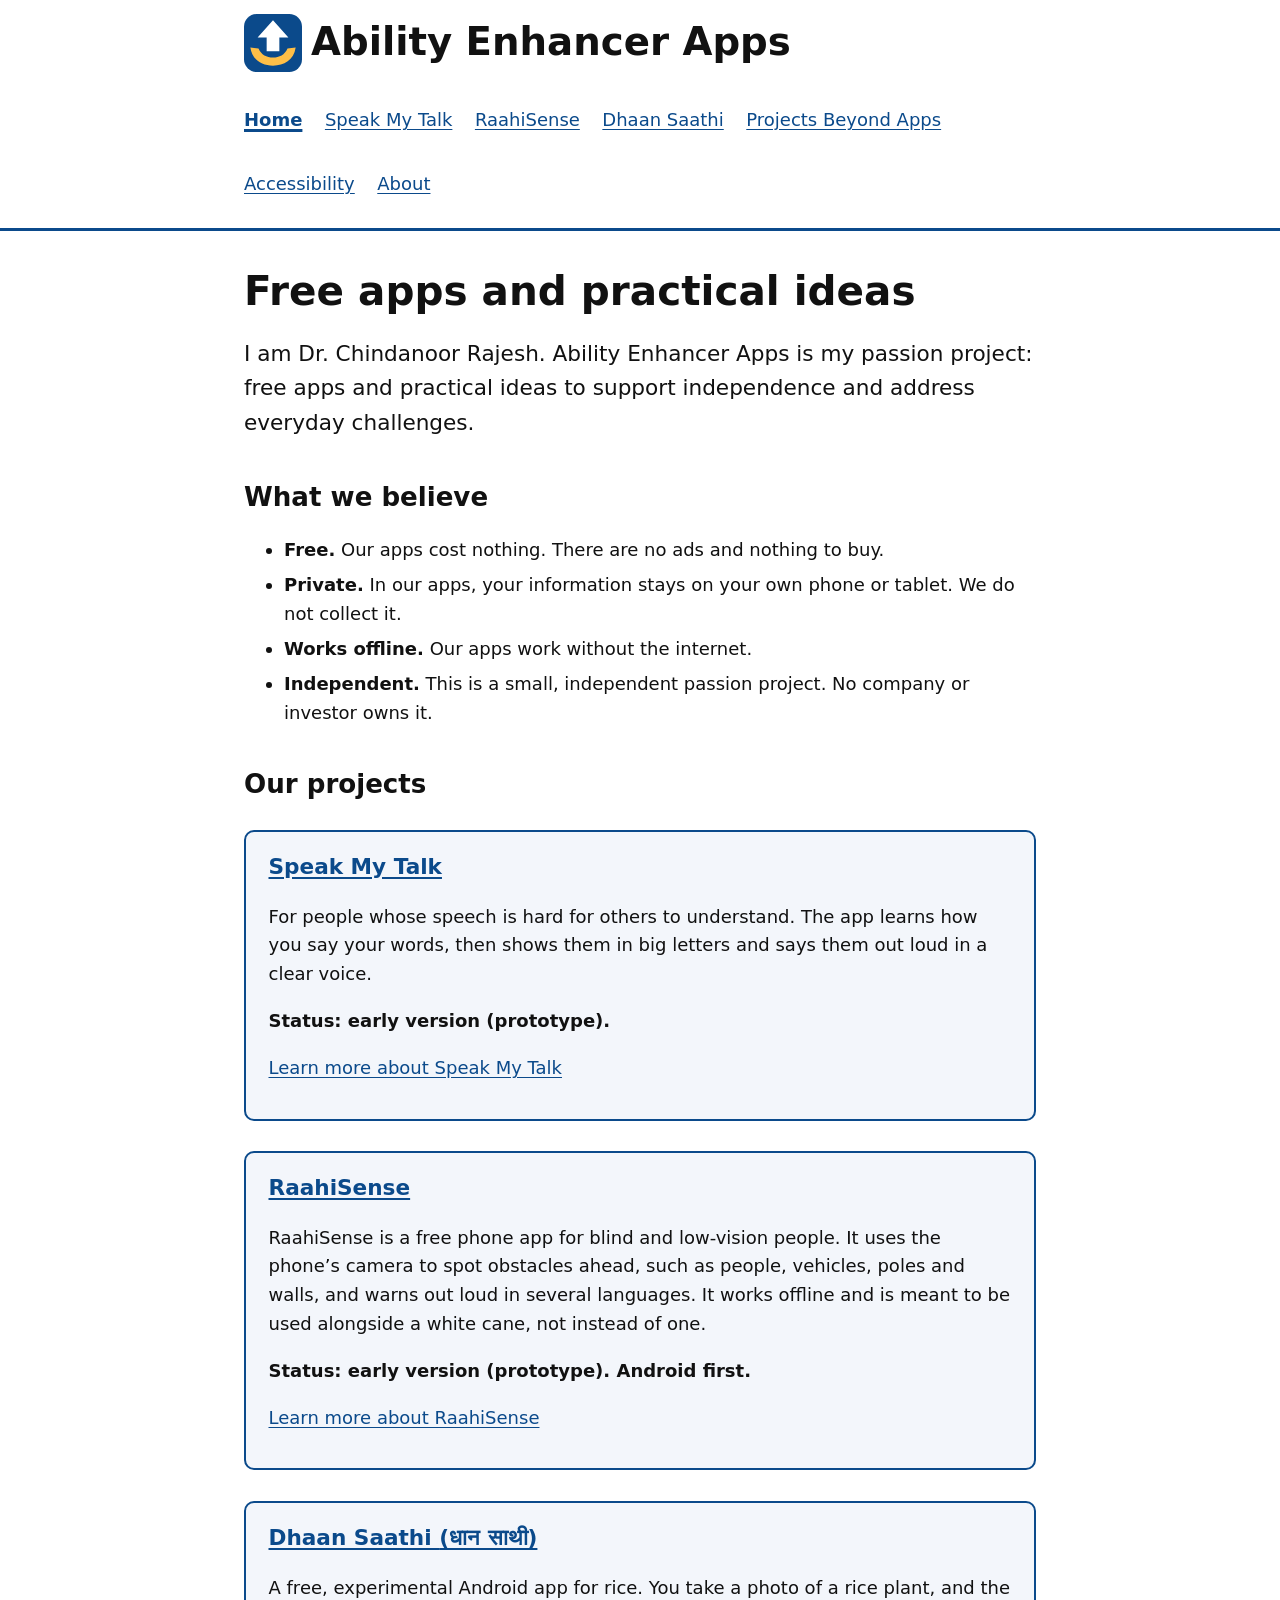
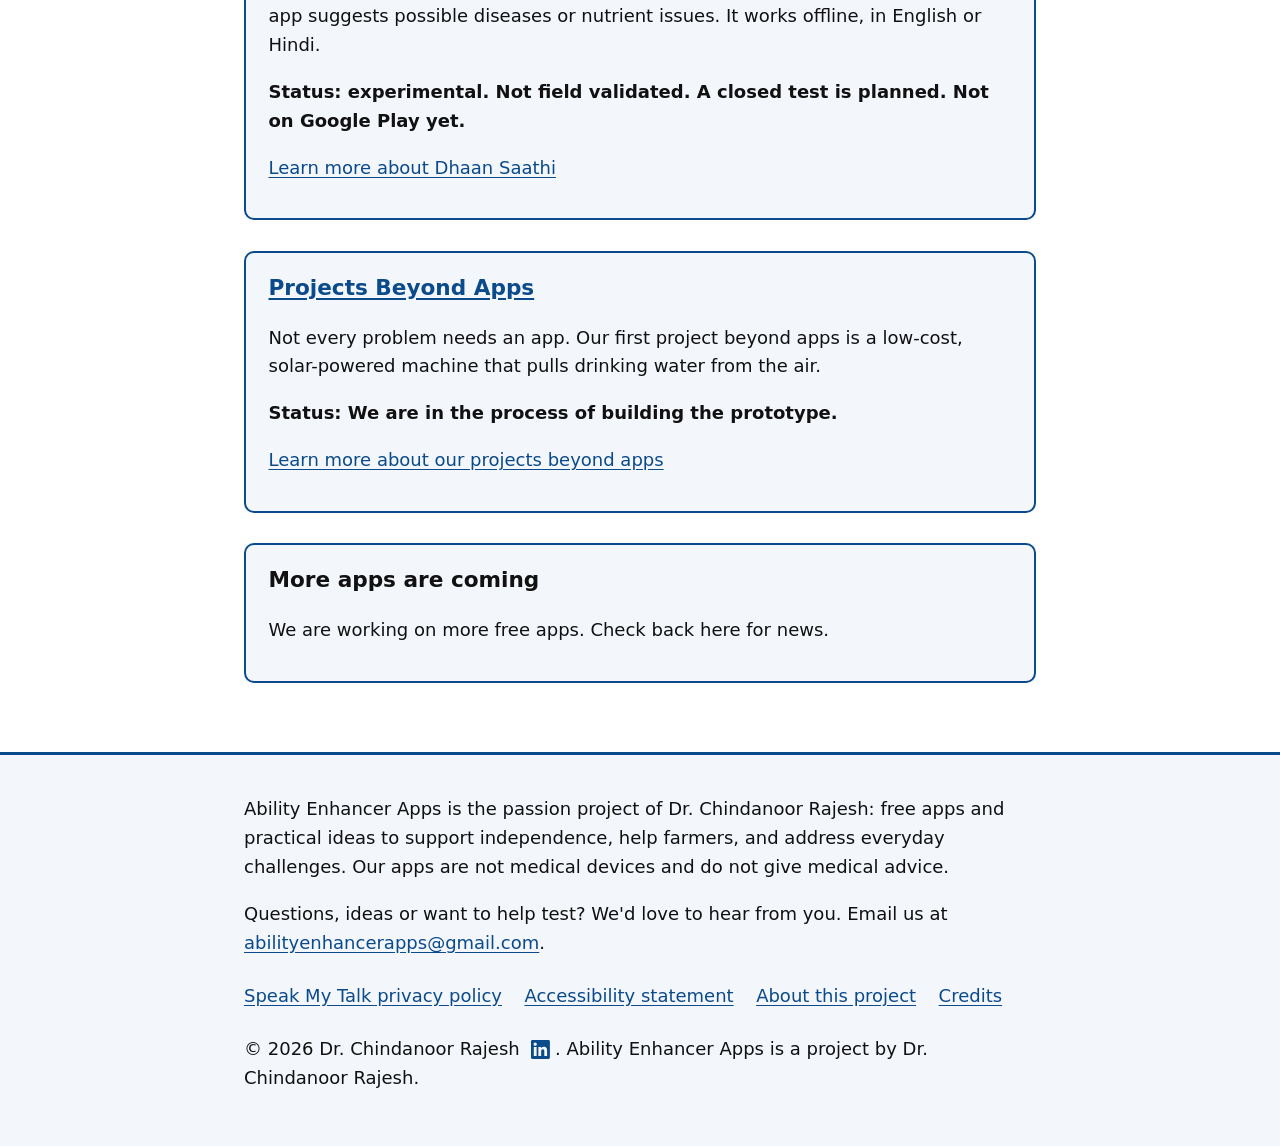
<file: index.html>
<!doctype html>
<html lang="en">
<head>
<meta charset="utf-8">
<meta name="viewport" content="width=device-width, initial-scale=1">
<title>Ability Enhancer Apps – free apps and practical ideas</title>
<meta name="description" content="Dr. Chindanoor Rajesh’s passion project: free apps and practical ideas to support independence and address everyday challenges.">
<link rel="icon" href="/favicon.svg" type="image/svg+xml">
<link rel="apple-touch-icon" href="/apple-touch-icon.png">
<meta property="og:image" content="https://abilityenhancerapps.com/og-image.png">
<link rel="stylesheet" href="/style.css">
</head>
<body>
<a class="skip" href="#main">Skip to main content</a>
<header class="site-header">
<div class="wrap">
<p class="brand"><a href="/"><img src="/favicon.svg" alt="" width="58" height="58"> Ability Enhancer Apps</a></p>
<nav aria-label="Main"><ul><li><a href="/" aria-current="page">Home</a></li><li><a href="/speakmytalk/">Speak My Talk</a></li><li><a href="/raahisense/">RaahiSense</a></li><li><a href="/dhaan-saathi/">Dhaan Saathi</a></li><li><a href="/projects-beyond-apps/">Projects Beyond Apps</a></li><li><a href="/accessibility/">Accessibility</a></li><li><a href="/about/">About</a></li></ul></nav>
</div>
</header>
<main id="main" tabindex="-1">
<div class="wrap">

<h1>Free apps and practical ideas</h1>
<p class="lead">I am Dr. Chindanoor Rajesh. Ability Enhancer Apps is my passion project: free apps and practical ideas to support independence and address everyday challenges.</p>
<h2>What we believe</h2>
<ul class="big-list">
<li><strong>Free.</strong> Our apps cost nothing. There are no ads and nothing to buy.</li>
<li><strong>Private.</strong> In our apps, your information stays on your own phone or tablet. We do not collect it.</li>
<li><strong>Works offline.</strong> Our apps work without the internet.</li>
<li><strong>Independent.</strong> This is a small, independent passion project. No company or investor owns it.</li>
</ul>
<h2>Our projects</h2>
<ul class="cards">
<li class="card">
<h3><a href="/speakmytalk/">Speak My Talk</a></h3>
<p>For people whose speech is hard for others to understand. The app learns how you say your words, then shows them in big letters and says them out loud in a clear voice.</p>
<p class="status">Status: early version (prototype).</p>
<p><a href="/speakmytalk/">Learn more about Speak My Talk</a></p>
</li>
<li class="card">
<h3><a href="/raahisense/">RaahiSense</a></h3>
<p>RaahiSense is a free phone app for blind and low-vision people. It uses the phone’s camera to spot obstacles ahead, such as people, vehicles, poles and walls, and warns out loud in several languages. It works offline and is meant to be used alongside a white cane, not instead of one.</p>
<p class="status">Status: early version (prototype). Android first.</p>
<p><a href="/raahisense/">Learn more about RaahiSense</a></p>
</li>
<li class="card">
<h3><a href="/dhaan-saathi/">Dhaan Saathi <span lang="hi">(धान साथी)</span></a></h3>
<p>A free, experimental Android app for rice. You take a photo of a rice plant, and the app suggests possible diseases or nutrient issues. It works offline, in English or Hindi.</p>
<p class="status">Status: experimental. Not field validated. A closed test is planned. Not on Google Play yet.</p>
<p><a href="/dhaan-saathi/">Learn more about Dhaan Saathi</a></p>
</li>
<li class="card">
<h3><a href="/projects-beyond-apps/">Projects Beyond Apps</a></h3>
<p>Not every problem needs an app. Our first project beyond apps is a low-cost, solar-powered machine that pulls drinking water from the air.</p>
<p class="status">Status: We are in the process of building the prototype.</p>
<p><a href="/projects-beyond-apps/">Learn more about our projects beyond apps</a></p>
</li>
<li class="card">
<h3>More apps are coming</h3>
<p>We are working on more free apps. Check back here for news.</p>
</li>
</ul>

</div>
</main>
<footer class="site-footer">
<div class="wrap">
<p>Ability Enhancer Apps is the passion project of Dr. Chindanoor Rajesh: free apps and practical ideas to support independence, help farmers, and address everyday challenges. Our apps are not medical devices and do not give medical advice.</p>
<p>Questions, ideas or want to help test? We'd love to hear from you. Email us at <a href="mailto:abilityenhancerapps@gmail.com">abilityenhancerapps@gmail.com</a>.</p>
<ul class="footer-links"><li><a href="/speakmytalk/privacy/">Speak My Talk privacy policy</a></li><li><a href="/accessibility/">Accessibility statement</a></li><li><a href="/about/">About this project</a></li><li><a href="/credits/">Credits</a></li></ul>
<p class="copyright">© 2026 Dr. Chindanoor Rajesh <a class="linkedin-icon" href="https://www.linkedin.com/in/chindanoor-rajesh-md-mscp-72983944a/" target="_blank" rel="noopener" aria-label="LinkedIn profile of Dr. Chindanoor Rajesh"><svg xmlns="http://www.w3.org/2000/svg" width="16" height="16" viewBox="0 0 24 24" aria-hidden="true" focusable="false"><path fill="currentColor" d="M20.447 20.452h-3.554v-5.569c0-1.328-.027-3.037-1.852-3.037-1.853 0-2.136 1.445-2.136 2.939v5.667H9.351V9h3.414v1.561h.046c.477-.9 1.637-1.85 3.37-1.85 3.601 0 4.267 2.37 4.267 5.455v6.286zM5.337 7.433c-1.144 0-2.063-.926-2.063-2.065 0-1.138.92-2.063 2.063-2.063 1.14 0 2.064.925 2.064 2.063 0 1.139-.925 2.065-2.064 2.065zm1.782 13.019H3.555V9h3.564v11.452zM22.225 0H1.771C.792 0 0 .774 0 1.729v20.542C0 23.227.792 24 1.771 24h20.451C23.2 24 24 23.227 24 22.271V1.729C24 .774 23.2 0 22.222 0h.003z"/></svg></a>. Ability Enhancer Apps is a project by Dr. Chindanoor Rajesh.</p>
</div>
</footer>
<script data-goatcounter="https://abilityenhancerapps.goatcounter.com/count" async src="https://gc.zgo.at/count.js"></script>
</body>
</html>
</file>
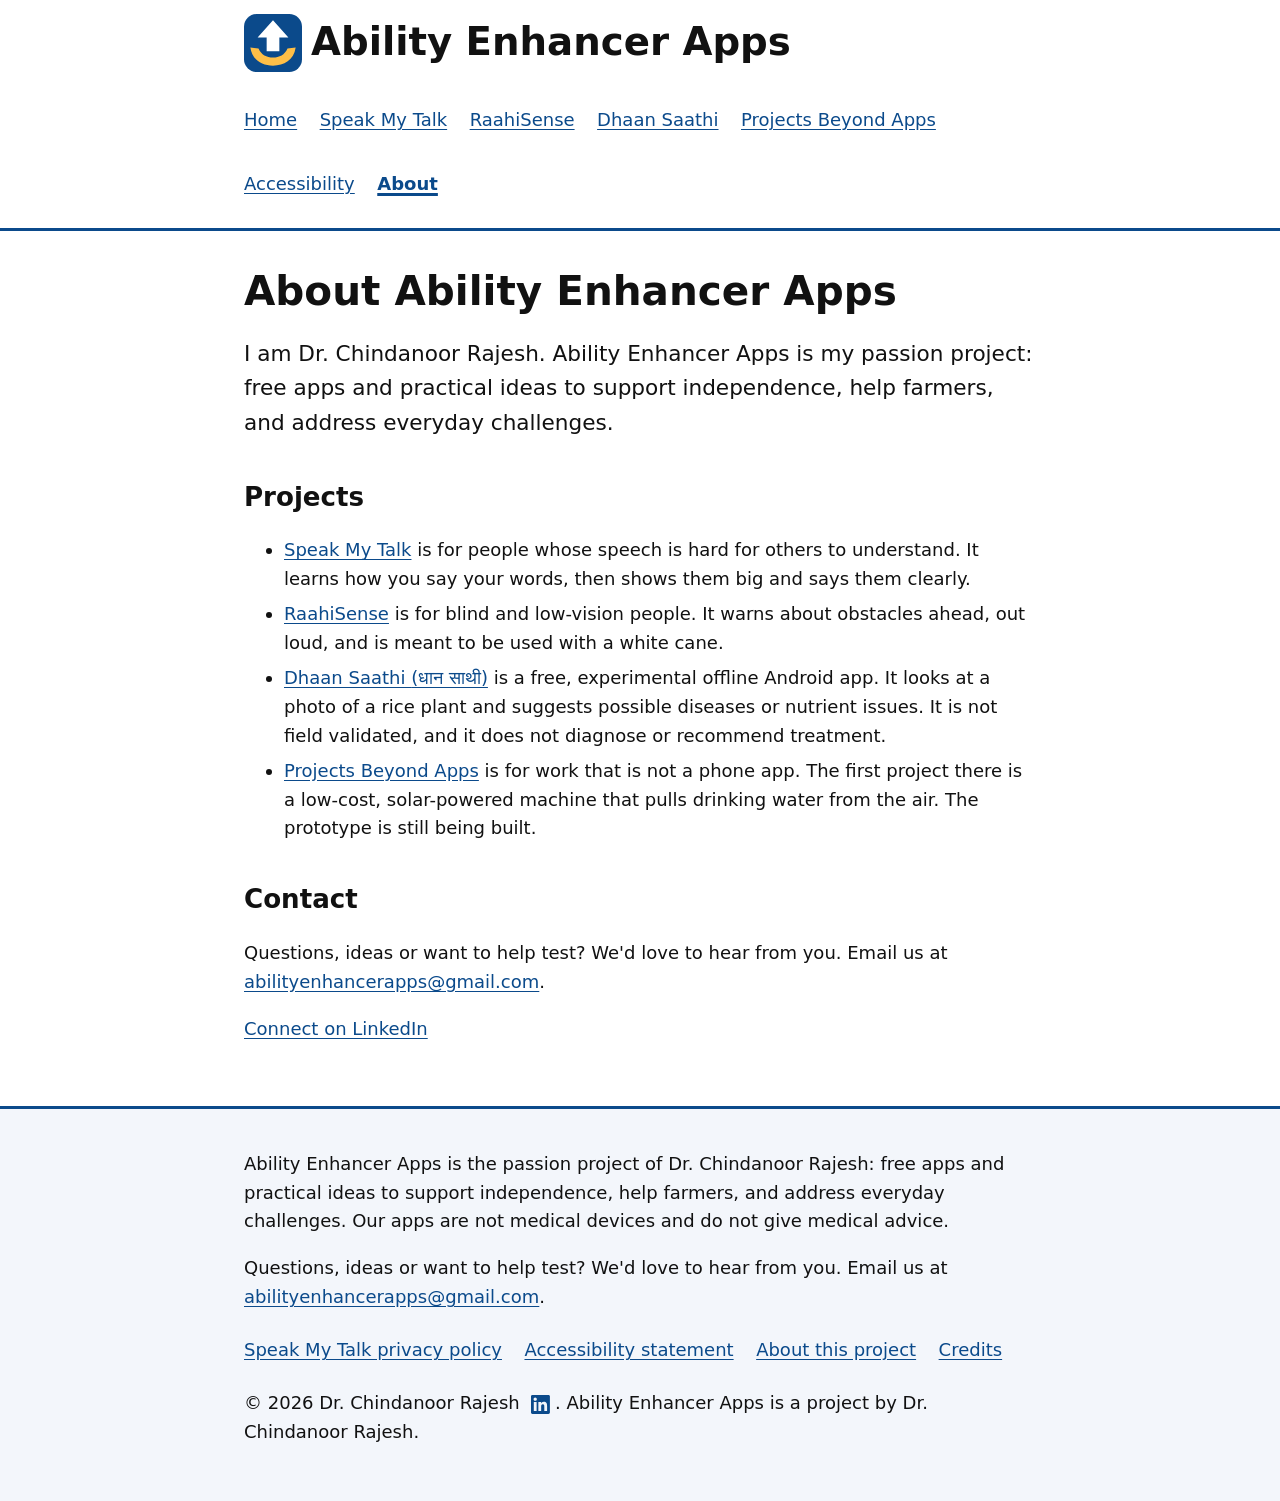
<file: about/index.html>
<!doctype html>
<html lang="en">
<head>
<meta charset="utf-8">
<meta name="viewport" content="width=device-width, initial-scale=1">
<title>About – Ability Enhancer Apps</title>
<meta name="description" content="Dr. Chindanoor Rajesh’s passion project: free apps and practical ideas to support independence, help farmers, and address everyday challenges.">
<link rel="icon" href="/favicon.svg" type="image/svg+xml">
<link rel="apple-touch-icon" href="/apple-touch-icon.png">
<meta property="og:image" content="https://abilityenhancerapps.com/og-image.png">
<link rel="stylesheet" href="/style.css">
</head>
<body>
<a class="skip" href="#main">Skip to main content</a>
<header class="site-header">
<div class="wrap">
<p class="brand"><a href="/"><img src="/favicon.svg" alt="" width="58" height="58"> Ability Enhancer Apps</a></p>
<nav aria-label="Main"><ul><li><a href="/">Home</a></li><li><a href="/speakmytalk/">Speak My Talk</a></li><li><a href="/raahisense/">RaahiSense</a></li><li><a href="/dhaan-saathi/">Dhaan Saathi</a></li><li><a href="/projects-beyond-apps/">Projects Beyond Apps</a></li><li><a href="/accessibility/">Accessibility</a></li><li><a href="/about/" aria-current="page">About</a></li></ul></nav>
</div>
</header>
<main id="main" tabindex="-1">
<div class="wrap">

<h1>About Ability Enhancer Apps</h1>
<p class="lead">I am Dr. Chindanoor Rajesh. Ability Enhancer Apps is my passion project: free apps and practical ideas to support independence, help farmers, and address everyday challenges.</p>
<h2>Projects</h2>
<ul><li><a href="/speakmytalk/">Speak My Talk</a> is for people whose speech is hard for others to understand. It learns how you say your words, then shows them big and says them clearly.</li><li><a href="/raahisense/">RaahiSense</a> is for blind and low-vision people. It warns about obstacles ahead, out loud, and is meant to be used with a white cane.</li><li><a href="/dhaan-saathi/">Dhaan Saathi <span lang="hi">(धान साथी)</span></a> is a free, experimental offline Android app. It looks at a photo of a rice plant and suggests possible diseases or nutrient issues. It is not field validated, and it does not diagnose or recommend treatment.</li><li><a href="/projects-beyond-apps/">Projects Beyond Apps</a> is for work that is not a phone app. The first project there is a low-cost, solar-powered machine that pulls drinking water from the air. The prototype is still being built.</li></ul>
<h2>Contact</h2>
<p>Questions, ideas or want to help test? We'd love to hear from you. Email us at <a href="mailto:abilityenhancerapps@gmail.com">abilityenhancerapps@gmail.com</a>.</p>
<p><a href="https://www.linkedin.com/in/chindanoor-rajesh-md-mscp-72983944a/" target="_blank" rel="noopener">Connect on LinkedIn</a></p>

</div>
</main>
<footer class="site-footer">
<div class="wrap">
<p>Ability Enhancer Apps is the passion project of Dr. Chindanoor Rajesh: free apps and practical ideas to support independence, help farmers, and address everyday challenges. Our apps are not medical devices and do not give medical advice.</p>
<p>Questions, ideas or want to help test? We'd love to hear from you. Email us at <a href="mailto:abilityenhancerapps@gmail.com">abilityenhancerapps@gmail.com</a>.</p>
<ul class="footer-links"><li><a href="/speakmytalk/privacy/">Speak My Talk privacy policy</a></li><li><a href="/accessibility/">Accessibility statement</a></li><li><a href="/about/">About this project</a></li><li><a href="/credits/">Credits</a></li></ul>
<p class="copyright">© 2026 Dr. Chindanoor Rajesh <a class="linkedin-icon" href="https://www.linkedin.com/in/chindanoor-rajesh-md-mscp-72983944a/" target="_blank" rel="noopener" aria-label="LinkedIn profile of Dr. Chindanoor Rajesh"><svg xmlns="http://www.w3.org/2000/svg" width="16" height="16" viewBox="0 0 24 24" aria-hidden="true" focusable="false"><path fill="currentColor" d="M20.447 20.452h-3.554v-5.569c0-1.328-.027-3.037-1.852-3.037-1.853 0-2.136 1.445-2.136 2.939v5.667H9.351V9h3.414v1.561h.046c.477-.9 1.637-1.85 3.37-1.85 3.601 0 4.267 2.37 4.267 5.455v6.286zM5.337 7.433c-1.144 0-2.063-.926-2.063-2.065 0-1.138.92-2.063 2.063-2.063 1.14 0 2.064.925 2.064 2.063 0 1.139-.925 2.065-2.064 2.065zm1.782 13.019H3.555V9h3.564v11.452zM22.225 0H1.771C.792 0 0 .774 0 1.729v20.542C0 23.227.792 24 1.771 24h20.451C23.2 24 24 23.227 24 22.271V1.729C24 .774 23.2 0 22.222 0h.003z"/></svg></a>. Ability Enhancer Apps is a project by Dr. Chindanoor Rajesh.</p>
</div>
</footer>
<script data-goatcounter="https://abilityenhancerapps.goatcounter.com/count" async src="https://gc.zgo.at/count.js"></script>
</body>
</html>
</file>
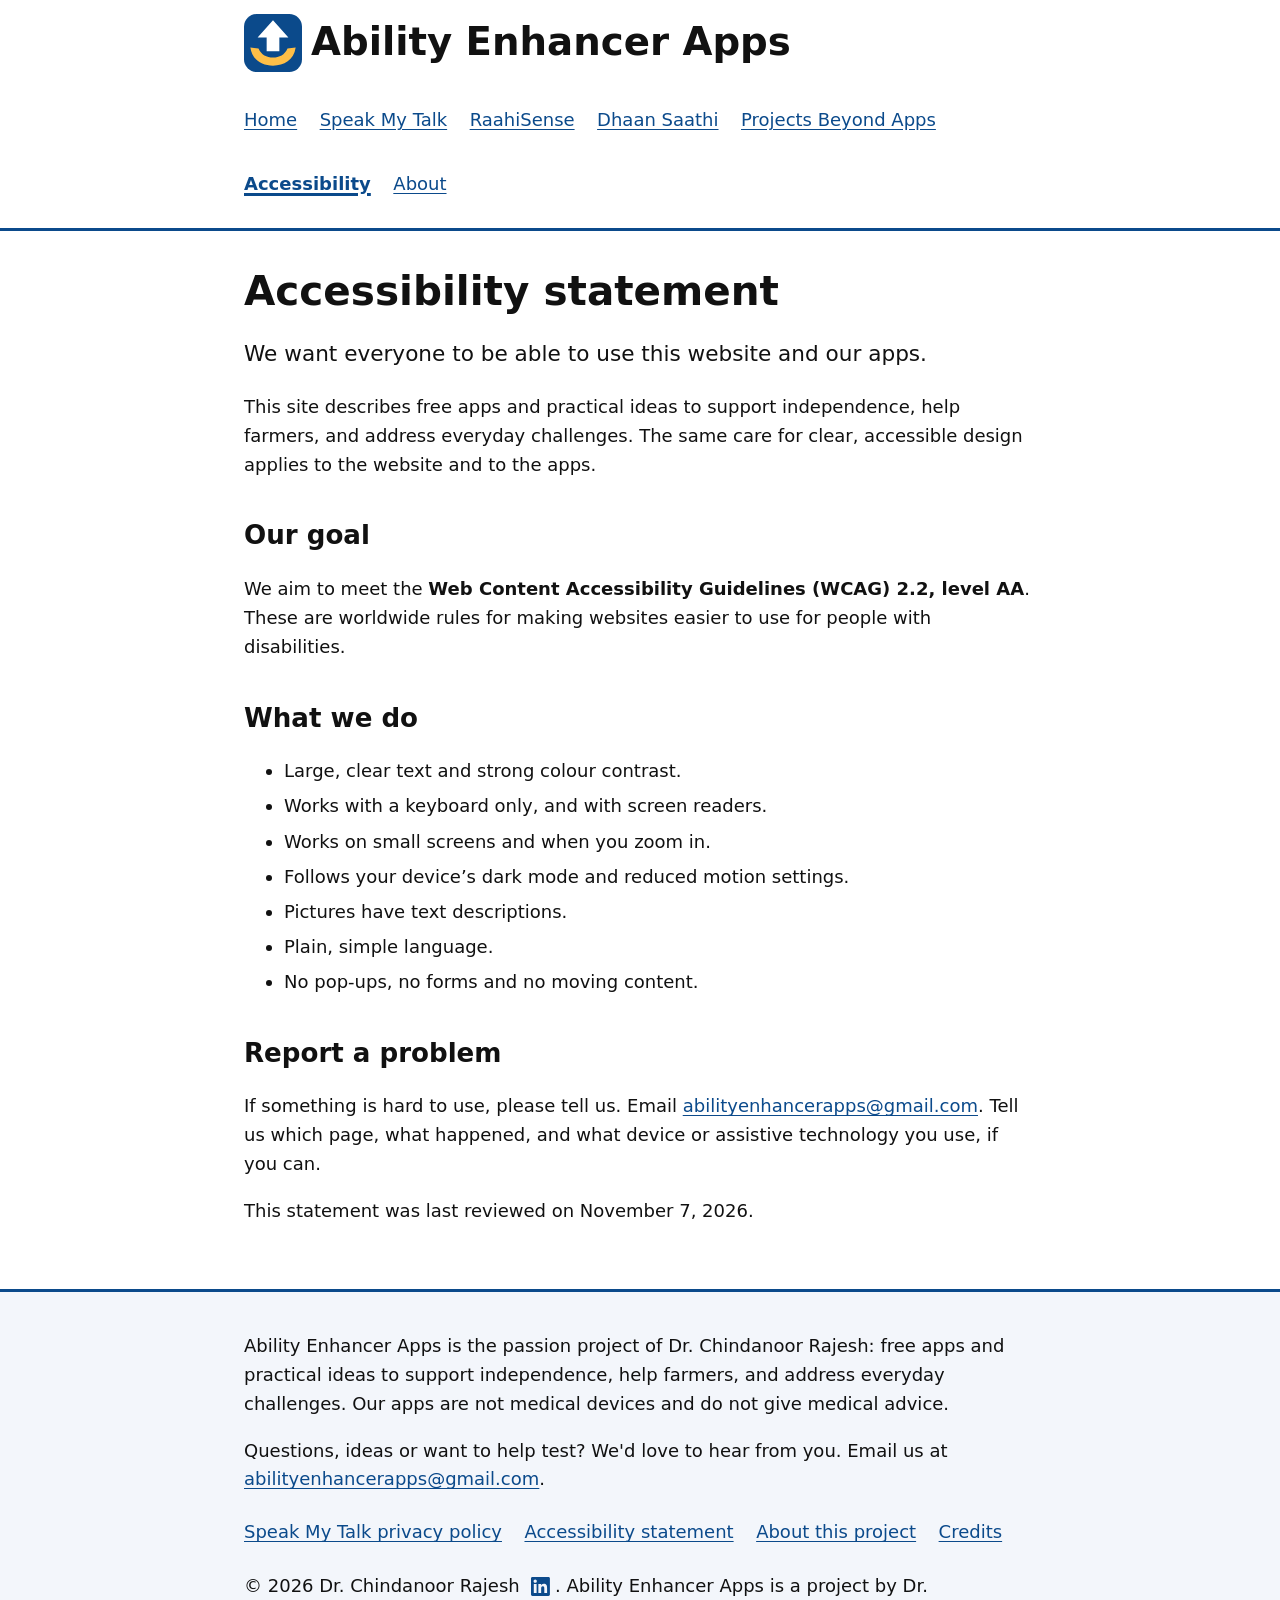
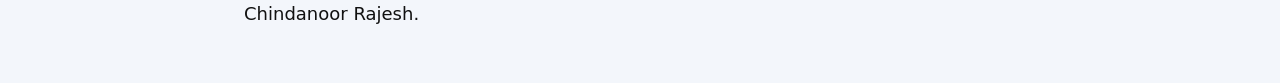
<file: accessibility/index.html>
<!doctype html>
<html lang="en">
<head>
<meta charset="utf-8">
<meta name="viewport" content="width=device-width, initial-scale=1">
<title>Accessibility statement – Ability Enhancer Apps</title>
<meta name="description" content="How we make this website and our apps accessible, and how to report a problem. The site covers accessibility apps, farming and other practical projects.">
<link rel="icon" href="/favicon.svg" type="image/svg+xml">
<link rel="apple-touch-icon" href="/apple-touch-icon.png">
<meta property="og:image" content="https://abilityenhancerapps.com/og-image.png">
<link rel="stylesheet" href="/style.css">
</head>
<body>
<a class="skip" href="#main">Skip to main content</a>
<header class="site-header">
<div class="wrap">
<p class="brand"><a href="/"><img src="/favicon.svg" alt="" width="58" height="58"> Ability Enhancer Apps</a></p>
<nav aria-label="Main"><ul><li><a href="/">Home</a></li><li><a href="/speakmytalk/">Speak My Talk</a></li><li><a href="/raahisense/">RaahiSense</a></li><li><a href="/dhaan-saathi/">Dhaan Saathi</a></li><li><a href="/projects-beyond-apps/">Projects Beyond Apps</a></li><li><a href="/accessibility/" aria-current="page">Accessibility</a></li><li><a href="/about/">About</a></li></ul></nav>
</div>
</header>
<main id="main" tabindex="-1">
<div class="wrap">

<h1>Accessibility statement</h1>
<p class="lead">We want everyone to be able to use this website and our apps.</p>
<p>This site describes free apps and practical ideas to support independence, help farmers, and address everyday challenges. The same care for clear, accessible design applies to the website and to the apps.</p>
<h2>Our goal</h2>
<p>We aim to meet the <strong>Web Content Accessibility Guidelines (WCAG) 2.2, level AA</strong>. These are worldwide rules for making websites easier to use for people with disabilities.</p>
<h2>What we do</h2>
<ul><li>Large, clear text and strong colour contrast.</li><li>Works with a keyboard only, and with screen readers.</li><li>Works on small screens and when you zoom in.</li><li>Follows your device’s dark mode and reduced motion settings.</li><li>Pictures have text descriptions.</li><li>Plain, simple language.</li><li>No pop-ups, no forms and no moving content.</li></ul>
<h2>Report a problem</h2>
<p>If something is hard to use, please tell us. Email <a href="mailto:abilityenhancerapps@gmail.com">abilityenhancerapps@gmail.com</a>. Tell us which page, what happened, and what device or assistive technology you use, if you can.</p>
<p>This statement was last reviewed on November 7, 2026.</p>

</div>
</main>
<footer class="site-footer">
<div class="wrap">
<p>Ability Enhancer Apps is the passion project of Dr. Chindanoor Rajesh: free apps and practical ideas to support independence, help farmers, and address everyday challenges. Our apps are not medical devices and do not give medical advice.</p>
<p>Questions, ideas or want to help test? We'd love to hear from you. Email us at <a href="mailto:abilityenhancerapps@gmail.com">abilityenhancerapps@gmail.com</a>.</p>
<ul class="footer-links"><li><a href="/speakmytalk/privacy/">Speak My Talk privacy policy</a></li><li><a href="/accessibility/">Accessibility statement</a></li><li><a href="/about/">About this project</a></li><li><a href="/credits/">Credits</a></li></ul>
<p class="copyright">© 2026 Dr. Chindanoor Rajesh <a class="linkedin-icon" href="https://www.linkedin.com/in/chindanoor-rajesh-md-mscp-72983944a/" target="_blank" rel="noopener" aria-label="LinkedIn profile of Dr. Chindanoor Rajesh"><svg xmlns="http://www.w3.org/2000/svg" width="16" height="16" viewBox="0 0 24 24" aria-hidden="true" focusable="false"><path fill="currentColor" d="M20.447 20.452h-3.554v-5.569c0-1.328-.027-3.037-1.852-3.037-1.853 0-2.136 1.445-2.136 2.939v5.667H9.351V9h3.414v1.561h.046c.477-.9 1.637-1.85 3.37-1.85 3.601 0 4.267 2.37 4.267 5.455v6.286zM5.337 7.433c-1.144 0-2.063-.926-2.063-2.065 0-1.138.92-2.063 2.063-2.063 1.14 0 2.064.925 2.064 2.063 0 1.139-.925 2.065-2.064 2.065zm1.782 13.019H3.555V9h3.564v11.452zM22.225 0H1.771C.792 0 0 .774 0 1.729v20.542C0 23.227.792 24 1.771 24h20.451C23.2 24 24 23.227 24 22.271V1.729C24 .774 23.2 0 22.222 0h.003z"/></svg></a>. Ability Enhancer Apps is a project by Dr. Chindanoor Rajesh.</p>
</div>
</footer>
<script data-goatcounter="https://abilityenhancerapps.goatcounter.com/count" async src="https://gc.zgo.at/count.js"></script>
</body>
</html>
</file>
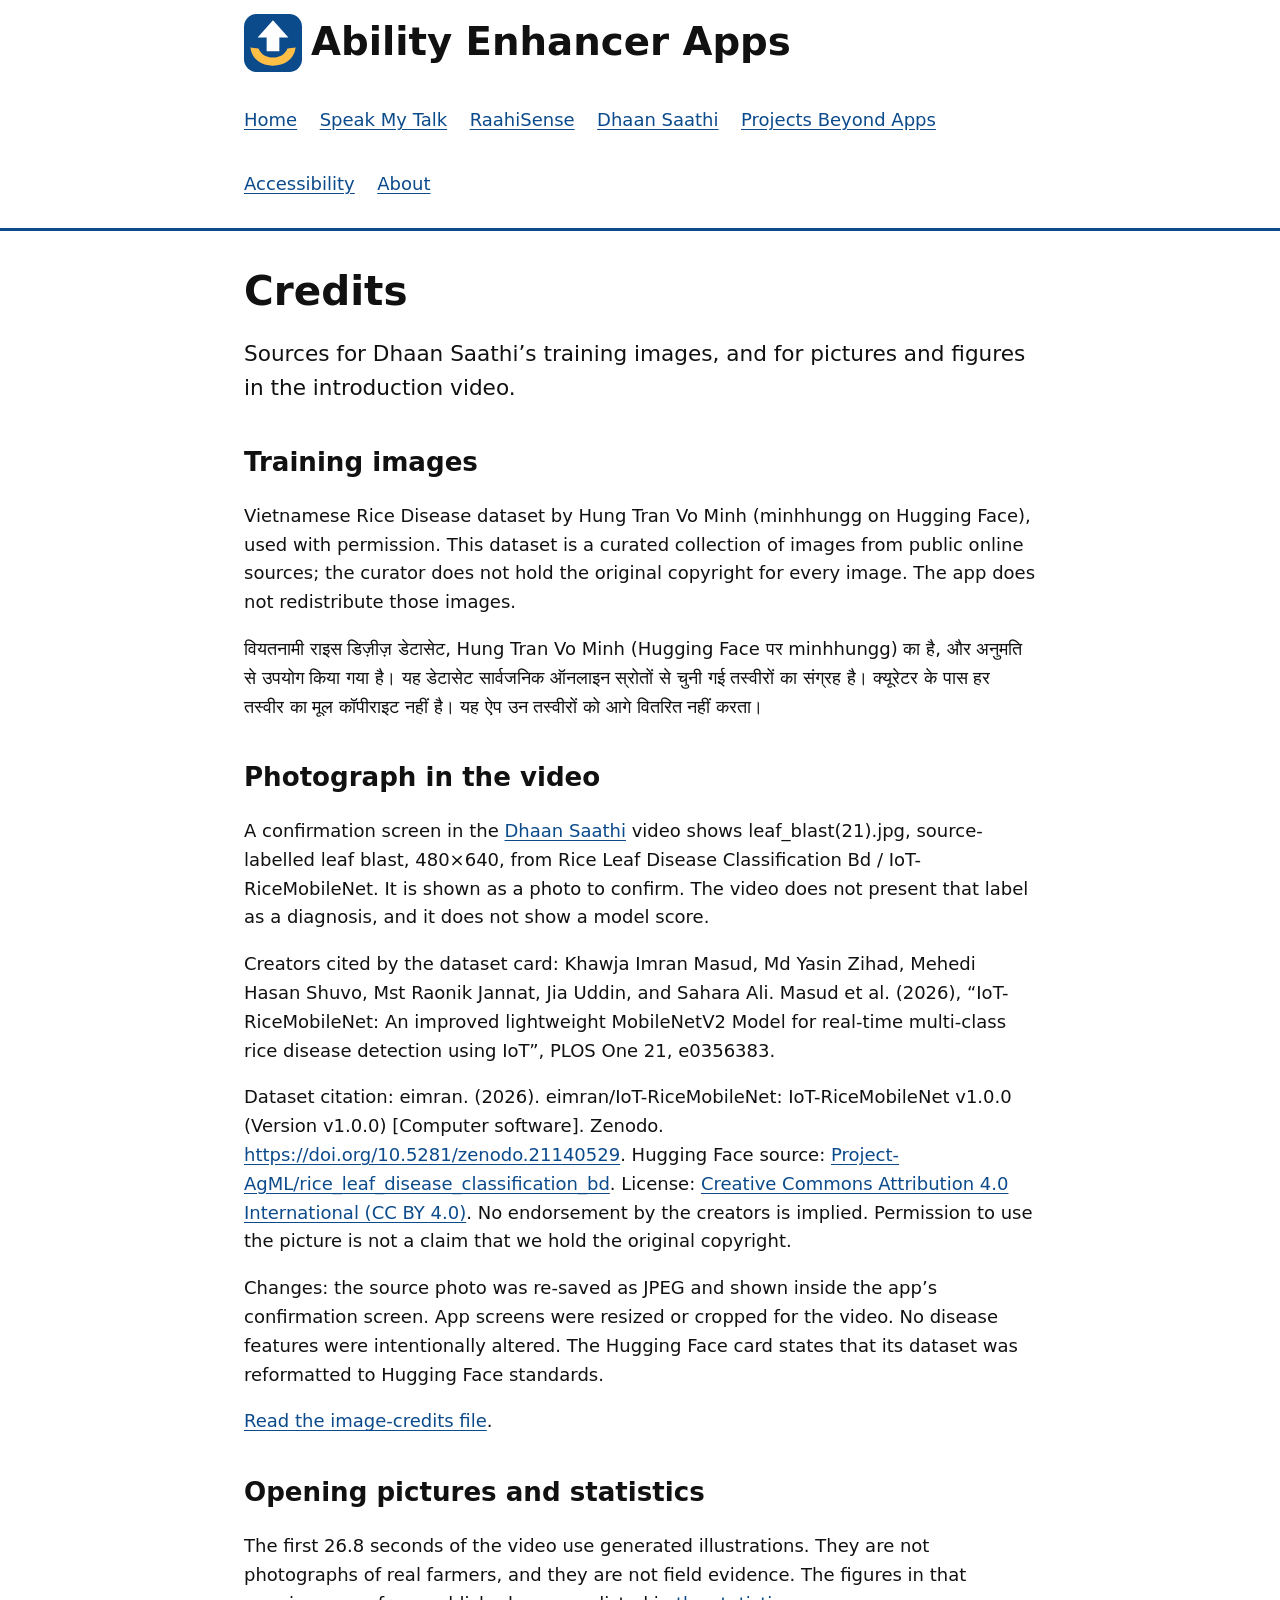
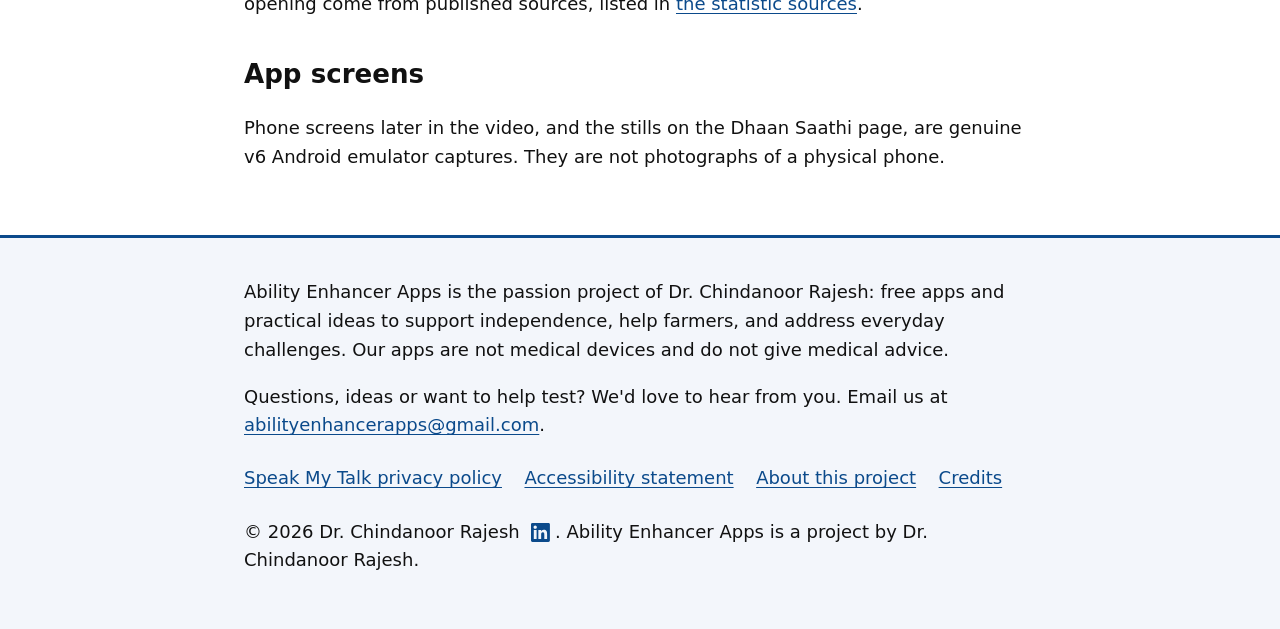
<file: credits/index.html>
<!doctype html>
<html lang="en">
<head>
<meta charset="utf-8">
<meta name="viewport" content="width=device-width, initial-scale=1">
<title>Credits – Ability Enhancer Apps</title>
<meta name="description" content="Credits for Dhaan Saathi training images and for pictures and statistics used in the introduction video.">
<link rel="icon" href="/favicon.svg" type="image/svg+xml">
<link rel="apple-touch-icon" href="/apple-touch-icon.png">
<meta property="og:image" content="https://abilityenhancerapps.com/og-image.png">
<link rel="stylesheet" href="/style.css">
</head>
<body>
<a class="skip" href="#main">Skip to main content</a>
<header class="site-header">
<div class="wrap">
<p class="brand"><a href="/"><img src="/favicon.svg" alt="" width="58" height="58"> Ability Enhancer Apps</a></p>
<nav aria-label="Main"><ul><li><a href="/">Home</a></li><li><a href="/speakmytalk/">Speak My Talk</a></li><li><a href="/raahisense/">RaahiSense</a></li><li><a href="/dhaan-saathi/">Dhaan Saathi</a></li><li><a href="/projects-beyond-apps/">Projects Beyond Apps</a></li><li><a href="/accessibility/">Accessibility</a></li><li><a href="/about/">About</a></li></ul></nav>
</div>
</header>
<main id="main" tabindex="-1">
<div class="wrap">

<h1>Credits</h1>
<p class="lead">Sources for Dhaan Saathi’s training images, and for pictures and figures in the introduction video.</p>
<h2>Training images</h2>
<p>Vietnamese Rice Disease dataset by Hung Tran Vo Minh (minhhungg on Hugging Face), used with permission. This dataset is a curated collection of images from public online sources; the curator does not hold the original copyright for every image. The app does not redistribute those images.</p>
<p lang="hi">वियतनामी राइस डिज़ीज़ डेटासेट, Hung Tran Vo Minh (Hugging Face पर minhhungg) का है, और अनुमति से उपयोग किया गया है। यह डेटासेट सार्वजनिक ऑनलाइन स्रोतों से चुनी गई तस्वीरों का संग्रह है। क्यूरेटर के पास हर तस्वीर का मूल कॉपीराइट नहीं है। यह ऐप उन तस्वीरों को आगे वितरित नहीं करता।</p>
<h2>Photograph in the video</h2>
<p>A confirmation screen in the <a href="/dhaan-saathi/">Dhaan Saathi</a> video shows leaf_blast(21).jpg, source-labelled leaf blast, 480×640, from Rice Leaf Disease Classification Bd / IoT-RiceMobileNet. It is shown as a photo to confirm. The video does not present that label as a diagnosis, and it does not show a model score.</p>
<p>Creators cited by the dataset card: Khawja Imran Masud, Md Yasin Zihad, Mehedi Hasan Shuvo, Mst Raonik Jannat, Jia Uddin, and Sahara Ali. Masud et al. (2026), “IoT-RiceMobileNet: An improved lightweight MobileNetV2 Model for real-time multi-class rice disease detection using IoT”, PLOS One 21, e0356383.</p>
<p>Dataset citation: eimran. (2026). eimran/IoT-RiceMobileNet: IoT-RiceMobileNet v1.0.0 (Version v1.0.0) [Computer software]. Zenodo. <a href="https://doi.org/10.5281/zenodo.21140529">https://doi.org/10.5281/zenodo.21140529</a>. Hugging Face source: <a href="https://huggingface.co/datasets/Project-AgML/rice_leaf_disease_classification_bd">Project-AgML/rice_leaf_disease_classification_bd</a>. License: <a href="https://creativecommons.org/licenses/by/4.0/">Creative Commons Attribution 4.0 International (CC BY 4.0)</a>. No endorsement by the creators is implied. Permission to use the picture is not a claim that we hold the original copyright.</p>
<p>Changes: the source photo was re-saved as JPEG and shown inside the app’s confirmation screen. App screens were resized or cropped for the video. No disease features were intentionally altered. The Hugging Face card states that its dataset was reformatted to Hugging Face standards.</p>
<p><a href="/dhaan-saathi/media/image-credits.txt">Read the image-credits file</a>.</p>
<h2>Opening pictures and statistics</h2>
<p>The first 26.8 seconds of the video use generated illustrations. They are not photographs of real farmers, and they are not field evidence. The figures in that opening come from published sources, listed in <a href="/dhaan-saathi/media/statistic-sources.txt">the statistic sources</a>.</p>
<h2>App screens</h2>
<p>Phone screens later in the video, and the stills on the Dhaan Saathi page, are genuine v6 Android emulator captures. They are not photographs of a physical phone.</p>

</div>
</main>
<footer class="site-footer">
<div class="wrap">
<p>Ability Enhancer Apps is the passion project of Dr. Chindanoor Rajesh: free apps and practical ideas to support independence, help farmers, and address everyday challenges. Our apps are not medical devices and do not give medical advice.</p>
<p>Questions, ideas or want to help test? We'd love to hear from you. Email us at <a href="mailto:abilityenhancerapps@gmail.com">abilityenhancerapps@gmail.com</a>.</p>
<ul class="footer-links"><li><a href="/speakmytalk/privacy/">Speak My Talk privacy policy</a></li><li><a href="/accessibility/">Accessibility statement</a></li><li><a href="/about/">About this project</a></li><li><a href="/credits/" aria-current="page">Credits</a></li></ul>
<p class="copyright">© 2026 Dr. Chindanoor Rajesh <a class="linkedin-icon" href="https://www.linkedin.com/in/chindanoor-rajesh-md-mscp-72983944a/" target="_blank" rel="noopener" aria-label="LinkedIn profile of Dr. Chindanoor Rajesh"><svg xmlns="http://www.w3.org/2000/svg" width="16" height="16" viewBox="0 0 24 24" aria-hidden="true" focusable="false"><path fill="currentColor" d="M20.447 20.452h-3.554v-5.569c0-1.328-.027-3.037-1.852-3.037-1.853 0-2.136 1.445-2.136 2.939v5.667H9.351V9h3.414v1.561h.046c.477-.9 1.637-1.85 3.37-1.85 3.601 0 4.267 2.37 4.267 5.455v6.286zM5.337 7.433c-1.144 0-2.063-.926-2.063-2.065 0-1.138.92-2.063 2.063-2.063 1.14 0 2.064.925 2.064 2.063 0 1.139-.925 2.065-2.064 2.065zm1.782 13.019H3.555V9h3.564v11.452zM22.225 0H1.771C.792 0 0 .774 0 1.729v20.542C0 23.227.792 24 1.771 24h20.451C23.2 24 24 23.227 24 22.271V1.729C24 .774 23.2 0 22.222 0h.003z"/></svg></a>. Ability Enhancer Apps is a project by Dr. Chindanoor Rajesh.</p>
</div>
</footer>
<script data-goatcounter="https://abilityenhancerapps.goatcounter.com/count" async src="https://gc.zgo.at/count.js"></script>
</body>
</html>
</file>
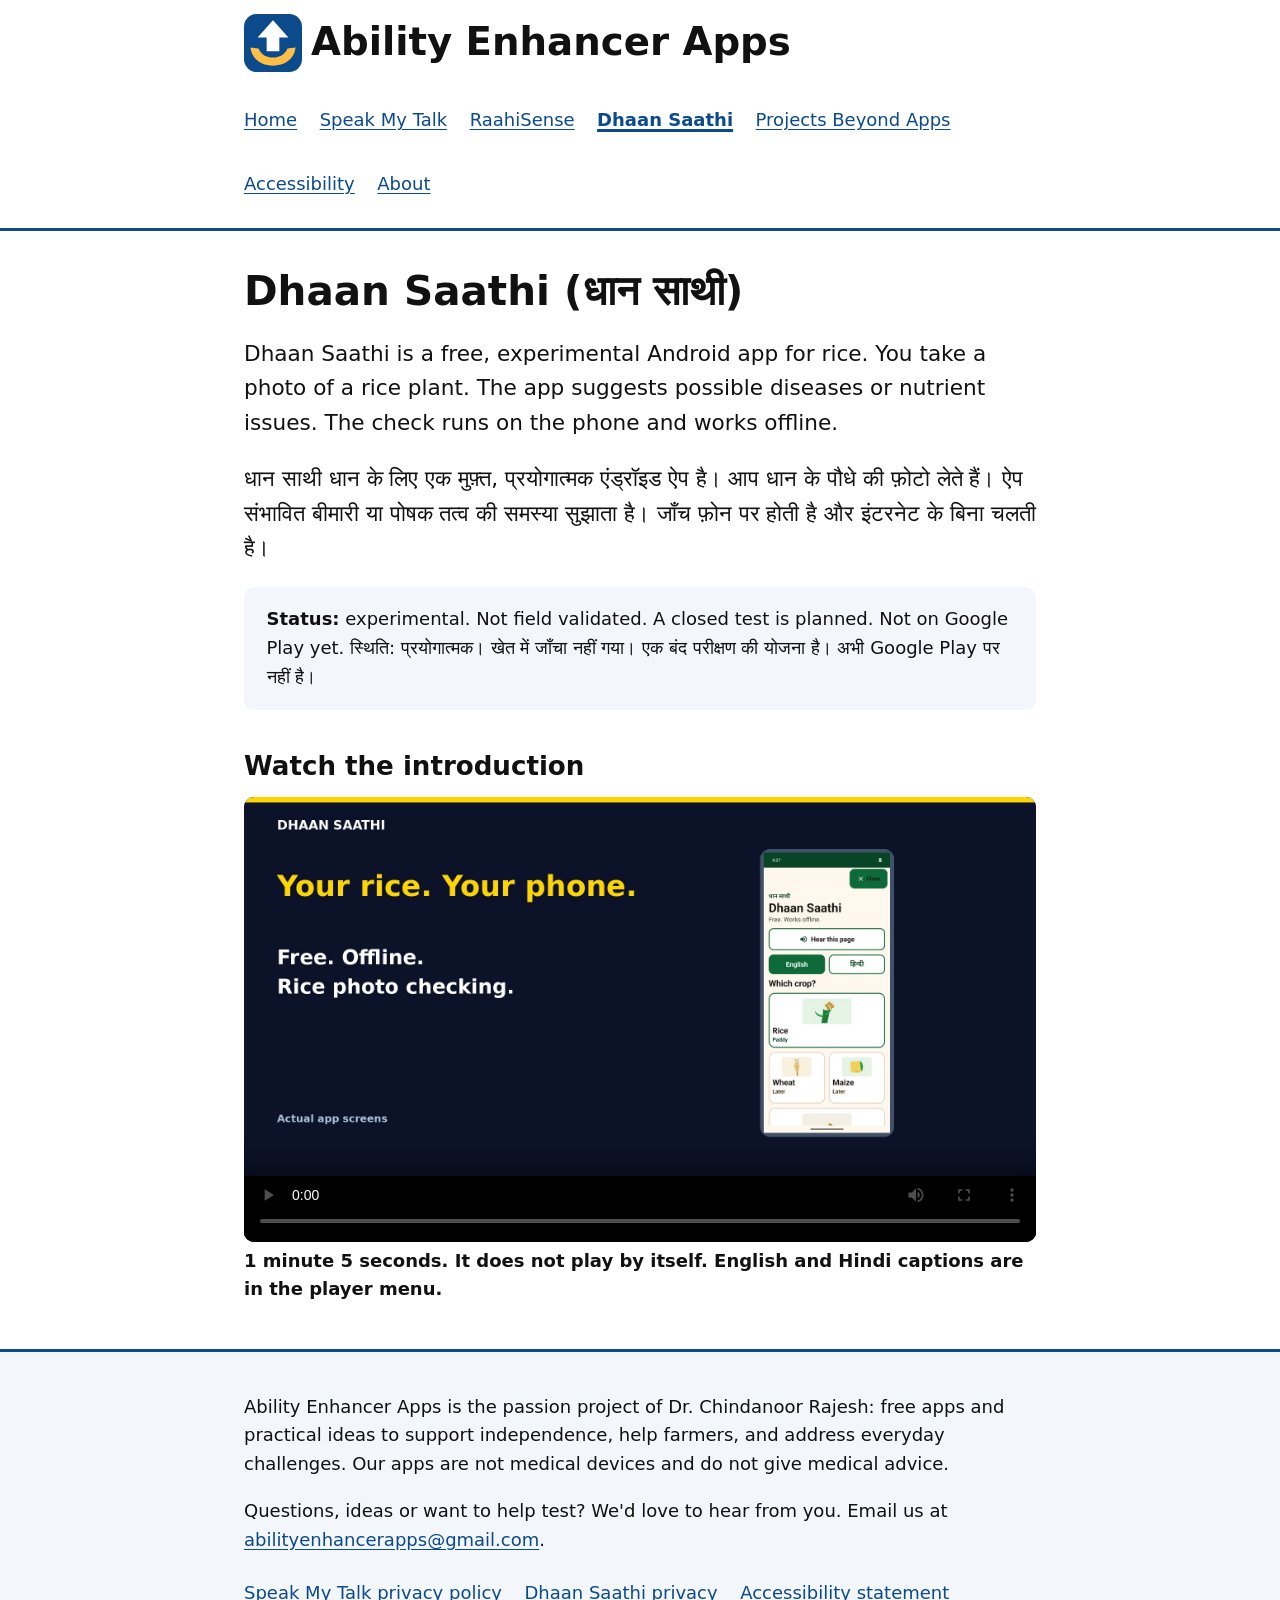
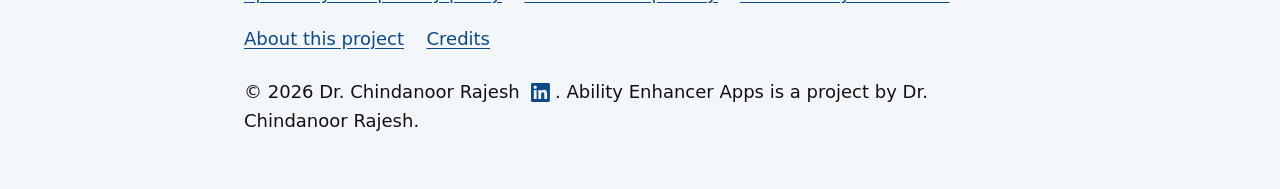
<file: dhaan-saathi/index.html>
<!doctype html>
<html lang="en">
<head>
<meta charset="utf-8">
<meta name="viewport" content="width=device-width, initial-scale=1">
<title>Dhaan Saathi (धान साथी) – Ability Enhancer Apps</title>
<meta name="description" content="Dhaan Saathi is a free, experimental offline Android app. It suggests possible rice diseases or nutrient issues from a photo. It is not field validated and can be wrong.">
<link rel="icon" href="/favicon.svg" type="image/svg+xml">
<link rel="apple-touch-icon" href="/apple-touch-icon.png">
<meta property="og:image" content="https://abilityenhancerapps.com/og-image.png">
<link rel="stylesheet" href="/style.css">
</head>
<body>
<a class="skip" href="#main">Skip to main content</a>
<header class="site-header">
<div class="wrap">
<p class="brand"><a href="/"><img src="/favicon.svg" alt="" width="58" height="58"> Ability Enhancer Apps</a></p>
<nav aria-label="Main"><ul><li><a href="/">Home</a></li><li><a href="/speakmytalk/">Speak My Talk</a></li><li><a href="/raahisense/">RaahiSense</a></li><li><a href="/dhaan-saathi/" aria-current="page">Dhaan Saathi</a></li><li><a href="/projects-beyond-apps/">Projects Beyond Apps</a></li><li><a href="/accessibility/">Accessibility</a></li><li><a href="/about/">About</a></li></ul></nav>
</div>
</header>
<main id="main" tabindex="-1">
<div class="wrap">

<h1>Dhaan Saathi <span lang="hi">(धान साथी)</span></h1>
<p class="lead">Dhaan Saathi is a free, experimental Android app for rice. You take a photo of a rice plant. The app suggests possible diseases or nutrient issues. The check runs on the phone and works offline.</p>
<p class="lead" lang="hi">धान साथी धान के लिए एक मुफ़्त, प्रयोगात्मक एंड्रॉइड ऐप है। आप धान के पौधे की फ़ोटो लेते हैं। ऐप संभावित बीमारी या पोषक तत्व की समस्या सुझाता है। जाँच फ़ोन पर होती है और इंटरनेट के बिना चलती है।</p>
<p class="notice"><strong>Status:</strong> experimental. Not field validated. A closed test is planned. Not on Google Play yet. <span lang="hi">स्थिति: प्रयोगात्मक। खेत में जाँचा नहीं गया। एक बंद परीक्षण की योजना है। अभी Google Play पर नहीं है।</span></p>

<h2>Watch the introduction</h2>
<figure>
<video controls playsinline preload="metadata" poster="/dhaan-saathi/media/poster.jpg" width="1280" height="720" aria-label="Dhaan Saathi introduction. A free, experimental, offline rice photo checker. About 1 minute 5 seconds.">
<source src="/dhaan-saathi/media/DhaanSaathi_Intro.mp4" type="video/mp4">
<track kind="captions" srclang="en" label="English" src="/dhaan-saathi/media/DhaanSaathi_Intro.en.vtt">
<track kind="captions" srclang="hi" label="हिन्दी" src="/dhaan-saathi/media/DhaanSaathi_Intro.hi.vtt">
<p>Your browser cannot play this video. <a href="/dhaan-saathi/media/DhaanSaathi_Intro.mp4">Download the video (MP4)</a>.</p>
</video>
<figcaption>1 minute 5 seconds. It does not play by itself. English and Hindi captions are in the player menu.</figcaption>
</figure>
</div>
</main>
<footer class="site-footer">
<div class="wrap">
<p>Ability Enhancer Apps is the passion project of Dr. Chindanoor Rajesh: free apps and practical ideas to support independence, help farmers, and address everyday challenges. Our apps are not medical devices and do not give medical advice.</p>
<p>Questions, ideas or want to help test? We'd love to hear from you. Email us at <a href="mailto:abilityenhancerapps@gmail.com">abilityenhancerapps@gmail.com</a>.</p>
<ul class="footer-links"><li><a href="/speakmytalk/privacy/">Speak My Talk privacy policy</a></li><li><a href="/dhaan-saathi/privacy/">Dhaan Saathi privacy</a></li><li><a href="/accessibility/">Accessibility statement</a></li><li><a href="/about/">About this project</a></li><li><a href="/credits/">Credits</a></li></ul>
<p class="copyright">© 2026 Dr. Chindanoor Rajesh <a class="linkedin-icon" href="https://www.linkedin.com/in/chindanoor-rajesh-md-mscp-72983944a/" target="_blank" rel="noopener" aria-label="LinkedIn profile of Dr. Chindanoor Rajesh"><svg xmlns="http://www.w3.org/2000/svg" width="16" height="16" viewBox="0 0 24 24" aria-hidden="true" focusable="false"><path fill="currentColor" d="M20.447 20.452h-3.554v-5.569c0-1.328-.027-3.037-1.852-3.037-1.853 0-2.136 1.445-2.136 2.939v5.667H9.351V9h3.414v1.561h.046c.477-.9 1.637-1.85 3.37-1.85 3.601 0 4.267 2.37 4.267 5.455v6.286zM5.337 7.433c-1.144 0-2.063-.926-2.063-2.065 0-1.138.92-2.063 2.063-2.063 1.14 0 2.064.925 2.064 2.063 0 1.139-.925 2.065-2.064 2.065zm1.782 13.019H3.555V9h3.564v11.452zM22.225 0H1.771C.792 0 0 .774 0 1.729v20.542C0 23.227.792 24 1.771 24h20.451C23.2 24 24 23.227 24 22.271V1.729C24 .774 23.2 0 22.222 0h.003z"/></svg></a>. Ability Enhancer Apps is a project by Dr. Chindanoor Rajesh.</p>
</div>
</footer>
<script data-goatcounter="https://abilityenhancerapps.goatcounter.com/count" async src="https://gc.zgo.at/count.js"></script>
</body>
</html>
</file>
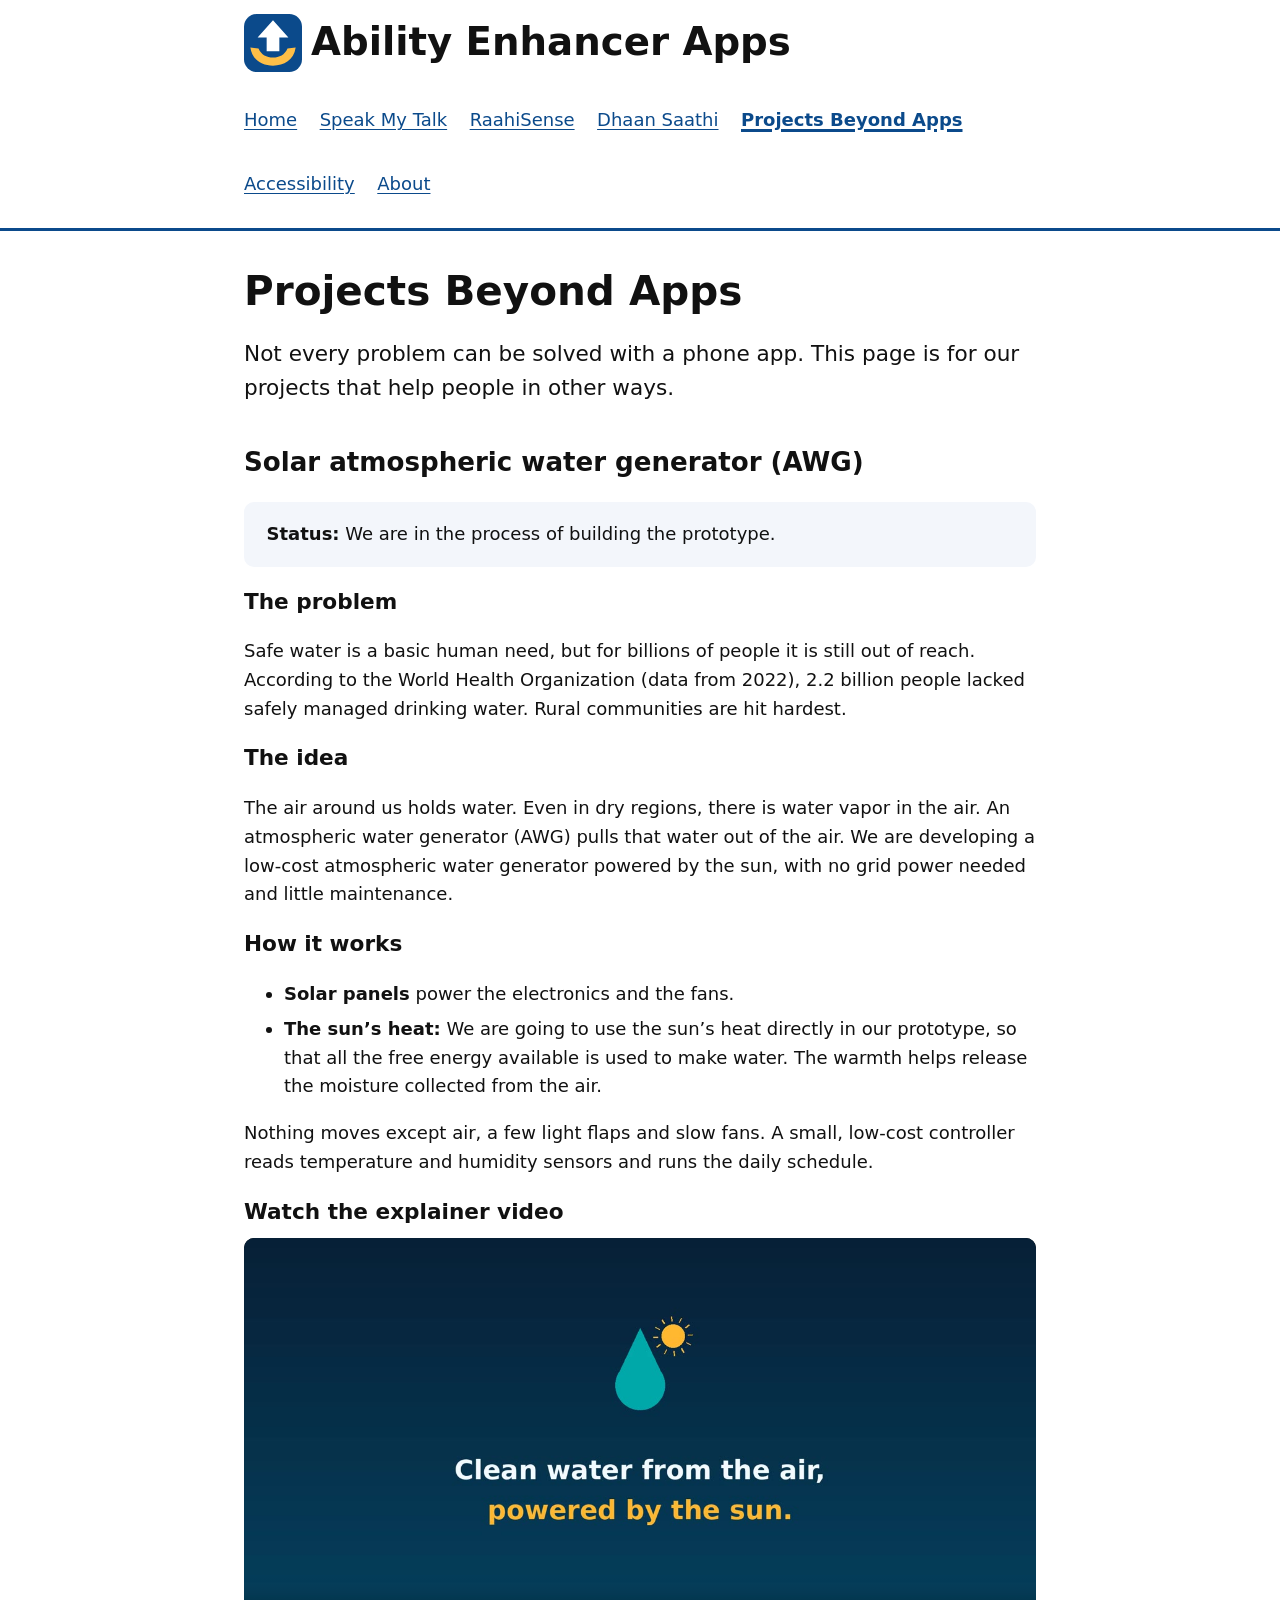
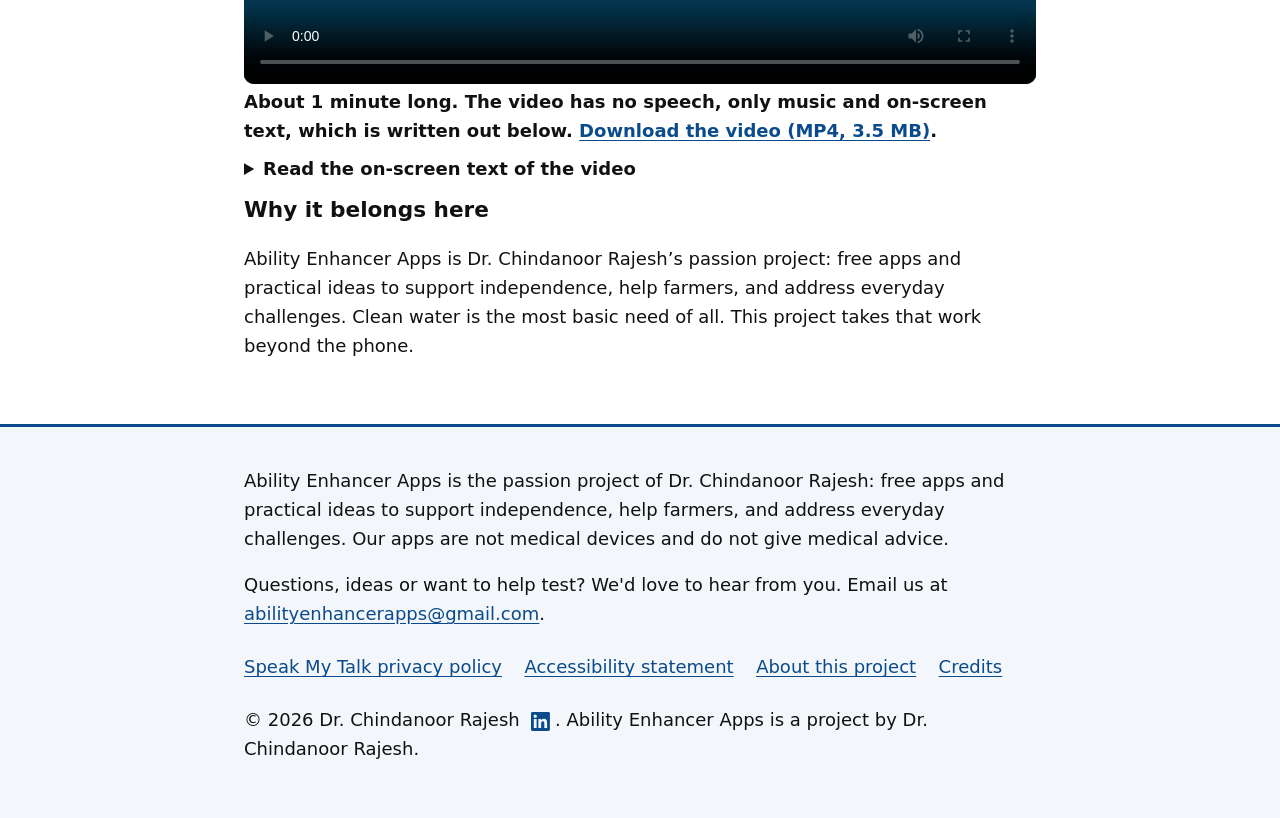
<file: projects-beyond-apps/index.html>
<!doctype html>
<html lang="en">
<head>
<meta charset="utf-8">
<meta name="viewport" content="width=device-width, initial-scale=1">
<title>Projects Beyond Apps – Ability Enhancer Apps</title>
<meta name="description" content="Projects beyond apps: a low-cost, solar-powered atmospheric water generator prototype that pulls drinking water from the air.">
<link rel="icon" href="/favicon.svg" type="image/svg+xml">
<link rel="apple-touch-icon" href="/apple-touch-icon.png">
<meta property="og:image" content="https://abilityenhancerapps.com/og-image.png">
<link rel="stylesheet" href="/style.css">
</head>
<body>
<a class="skip" href="#main">Skip to main content</a>
<header class="site-header">
<div class="wrap">
<p class="brand"><a href="/"><img src="/favicon.svg" alt="" width="58" height="58"> Ability Enhancer Apps</a></p>
<nav aria-label="Main"><ul><li><a href="/">Home</a></li><li><a href="/speakmytalk/">Speak My Talk</a></li><li><a href="/raahisense/">RaahiSense</a></li><li><a href="/dhaan-saathi/">Dhaan Saathi</a></li><li><a href="/projects-beyond-apps/" aria-current="page">Projects Beyond Apps</a></li><li><a href="/accessibility/">Accessibility</a></li><li><a href="/about/">About</a></li></ul></nav>
</div>
</header>
<main id="main" tabindex="-1">
<div class="wrap">

<h1>Projects Beyond Apps</h1>
<p class="lead">Not every problem can be solved with a phone app. This page is for our projects that help people in other ways.</p>
<h2>Solar atmospheric water generator (AWG)</h2>
<p class="notice"><strong>Status:</strong> We are in the process of building the prototype.</p>
<h3>The problem</h3>
<p>Safe water is a basic human need, but for billions of people it is still out of reach. According to the World Health Organization (data from 2022), 2.2 billion people lacked safely managed drinking water. Rural communities are hit hardest.</p>
<h3>The idea</h3>
<p>The air around us holds water. Even in dry regions, there is water vapor in the air. An atmospheric water generator (AWG) pulls that water out of the air. We are developing a low-cost atmospheric water generator powered by the sun, with no grid power needed and little maintenance.</p>
<h3>How it works</h3>
<ul>
<li><strong>Solar panels</strong> power the electronics and the fans.</li>
<li><strong>The sun’s heat:</strong> We are going to use the sun’s heat directly in our prototype, so that all the free energy available is used to make water. The warmth helps release the moisture collected from the air.</li>
</ul>
<p>Nothing moves except air, a few light flaps and slow fans. A small, low-cost controller reads temperature and humidity sensors and runs the daily schedule.</p>
<h3>Watch the explainer video</h3>
<figure>
<video controls preload="metadata" poster="/projects-beyond-apps/media/poster.jpg" width="1280" height="720" aria-label="Solar atmospheric water generator explainer video">
<source src="/projects-beyond-apps/media/AWG_Explainer.mp4" type="video/mp4">
<p>Your browser cannot play this video. <a href="/projects-beyond-apps/media/AWG_Explainer.mp4">Download the video (MP4)</a>.</p>
</video>
<figcaption>About 1 minute long. The video has no speech, only music and on-screen text, which is written out below. <a href="/projects-beyond-apps/media/AWG_Explainer.mp4" download>Download the video (MP4, 3.5 MB)</a>.</figcaption>
</figure>
<details>
<summary>Read the on-screen text of the video</summary>
<p>Safe water is a basic human need. But for billions, it is still out of reach.</p>
<p>2.2 billion people lacked safely managed drinking water in 2022. That is more than 1 in 4 people worldwide.</p>
<p>1.7 billion people use a drinking-water source contaminated with faeces (2022).</p>
<p>115 million collect untreated surface water from lakes, ponds and rivers. 292 million need more than 30 minutes per trip to collect water. Rural communities are hit hardest.</p>
<p>About 505,000 diarrhoeal deaths each year are estimated to be caused by contaminated drinking water. Most of them preventable.</p>
<p>Source: WHO Drinking-water fact sheet (data 2022), who.int.</p>
<p>The air around us holds water. Even in dry regions, there is water vapor in the air. An Atmospheric Water Generator (AWG) pulls it out as drinking water.</p>
<p>What we are doing: We are developing a solar-powered atmospheric water generator. Solar powered. Low cost. Low maintenance. No grid needed.</p>
<p>We are building the prototype.</p>
<p>Clean water from the air, powered by the sun.</p>
<p>Ability Enhancer Apps. A project by Dr. Chindanoor Rajesh. Visit abilityenhancerapps.com. abilityenhancerapps@gmail.com.</p>
</details>
<h3>Why it belongs here</h3>
<p>Ability Enhancer Apps is Dr. Chindanoor Rajesh’s passion project: free apps and practical ideas to support independence, help farmers, and address everyday challenges. Clean water is the most basic need of all. This project takes that work beyond the phone.</p>

</div>
</main>
<footer class="site-footer">
<div class="wrap">
<p>Ability Enhancer Apps is the passion project of Dr. Chindanoor Rajesh: free apps and practical ideas to support independence, help farmers, and address everyday challenges. Our apps are not medical devices and do not give medical advice.</p>
<p>Questions, ideas or want to help test? We'd love to hear from you. Email us at <a href="mailto:abilityenhancerapps@gmail.com">abilityenhancerapps@gmail.com</a>.</p>
<ul class="footer-links"><li><a href="/speakmytalk/privacy/">Speak My Talk privacy policy</a></li><li><a href="/accessibility/">Accessibility statement</a></li><li><a href="/about/">About this project</a></li><li><a href="/credits/">Credits</a></li></ul>
<p class="copyright">© 2026 Dr. Chindanoor Rajesh <a class="linkedin-icon" href="https://www.linkedin.com/in/chindanoor-rajesh-md-mscp-72983944a/" target="_blank" rel="noopener" aria-label="LinkedIn profile of Dr. Chindanoor Rajesh"><svg xmlns="http://www.w3.org/2000/svg" width="16" height="16" viewBox="0 0 24 24" aria-hidden="true" focusable="false"><path fill="currentColor" d="M20.447 20.452h-3.554v-5.569c0-1.328-.027-3.037-1.852-3.037-1.853 0-2.136 1.445-2.136 2.939v5.667H9.351V9h3.414v1.561h.046c.477-.9 1.637-1.85 3.37-1.85 3.601 0 4.267 2.37 4.267 5.455v6.286zM5.337 7.433c-1.144 0-2.063-.926-2.063-2.065 0-1.138.92-2.063 2.063-2.063 1.14 0 2.064.925 2.064 2.063 0 1.139-.925 2.065-2.064 2.065zm1.782 13.019H3.555V9h3.564v11.452zM22.225 0H1.771C.792 0 0 .774 0 1.729v20.542C0 23.227.792 24 1.771 24h20.451C23.2 24 24 23.227 24 22.271V1.729C24 .774 23.2 0 22.222 0h.003z"/></svg></a>. Ability Enhancer Apps is a project by Dr. Chindanoor Rajesh.</p>
</div>
</footer>
<script data-goatcounter="https://abilityenhancerapps.goatcounter.com/count" async src="https://gc.zgo.at/count.js"></script>
</body>
</html>
</file>
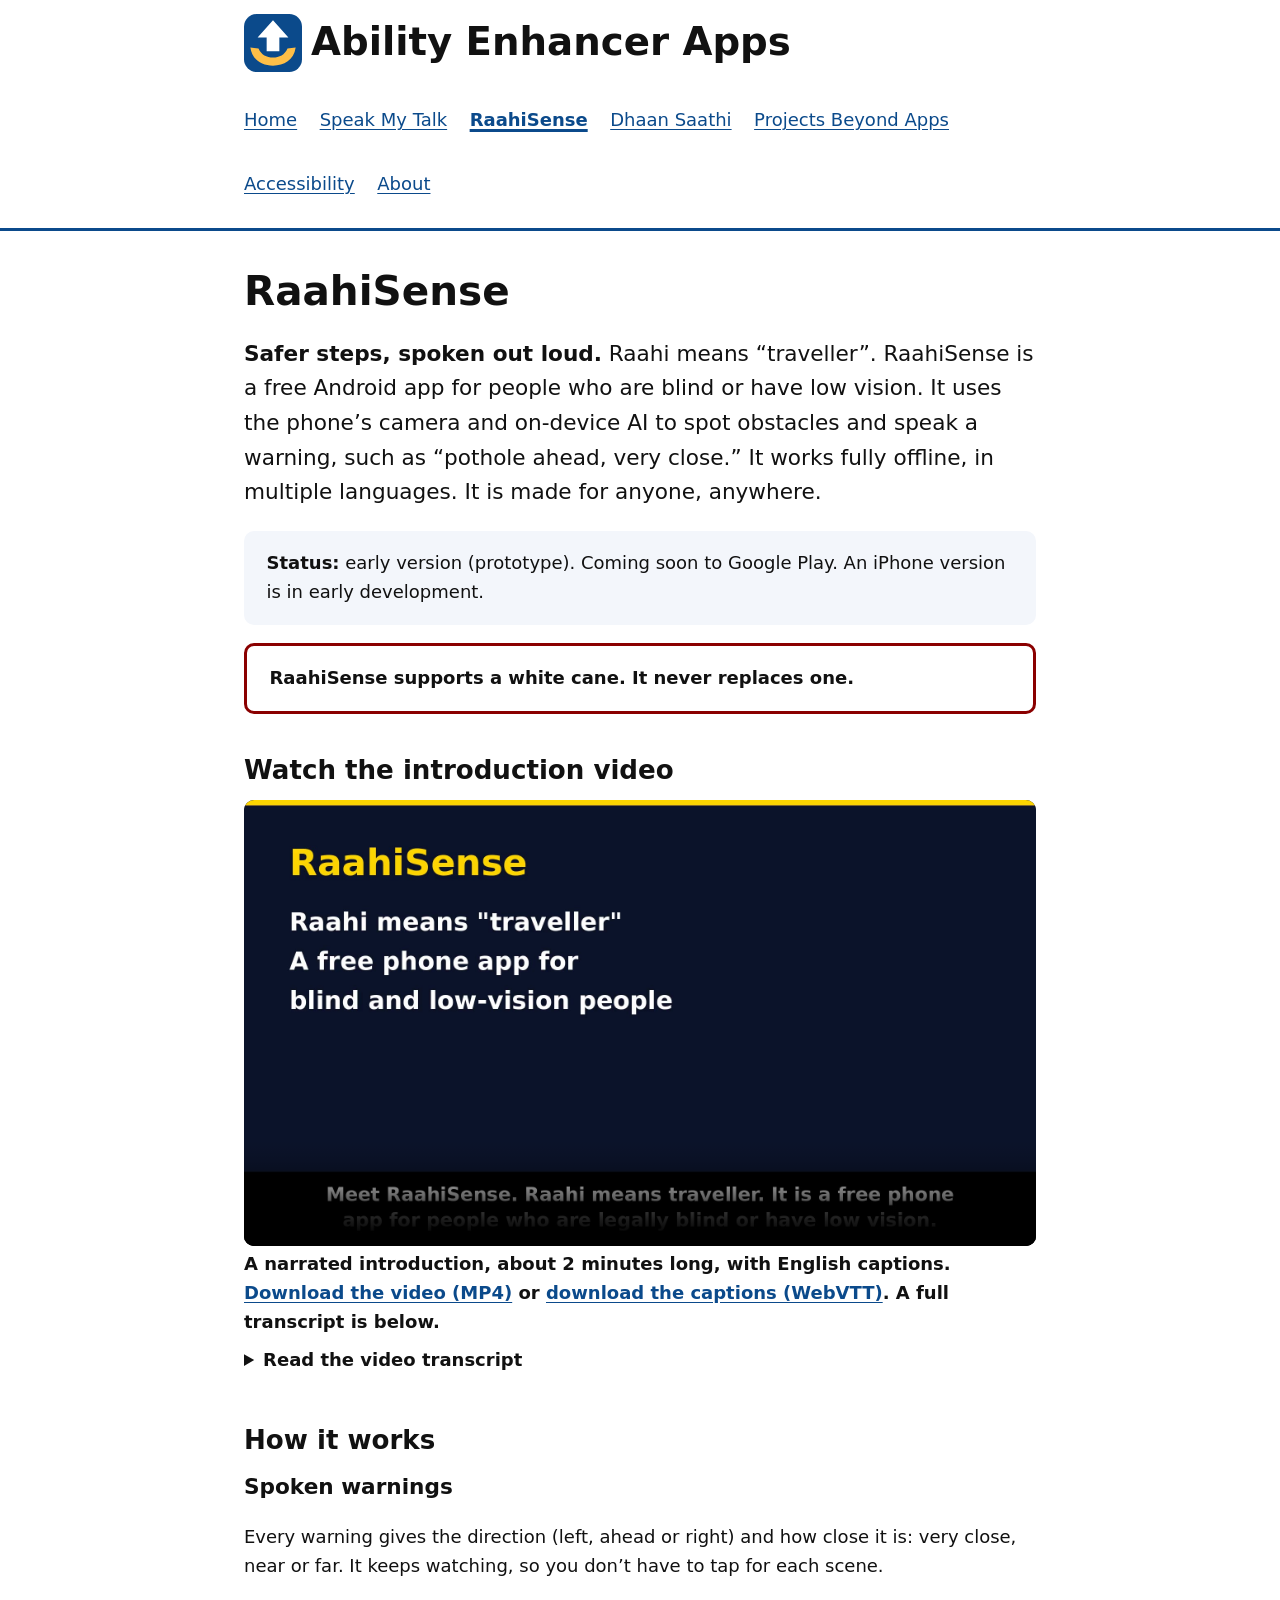
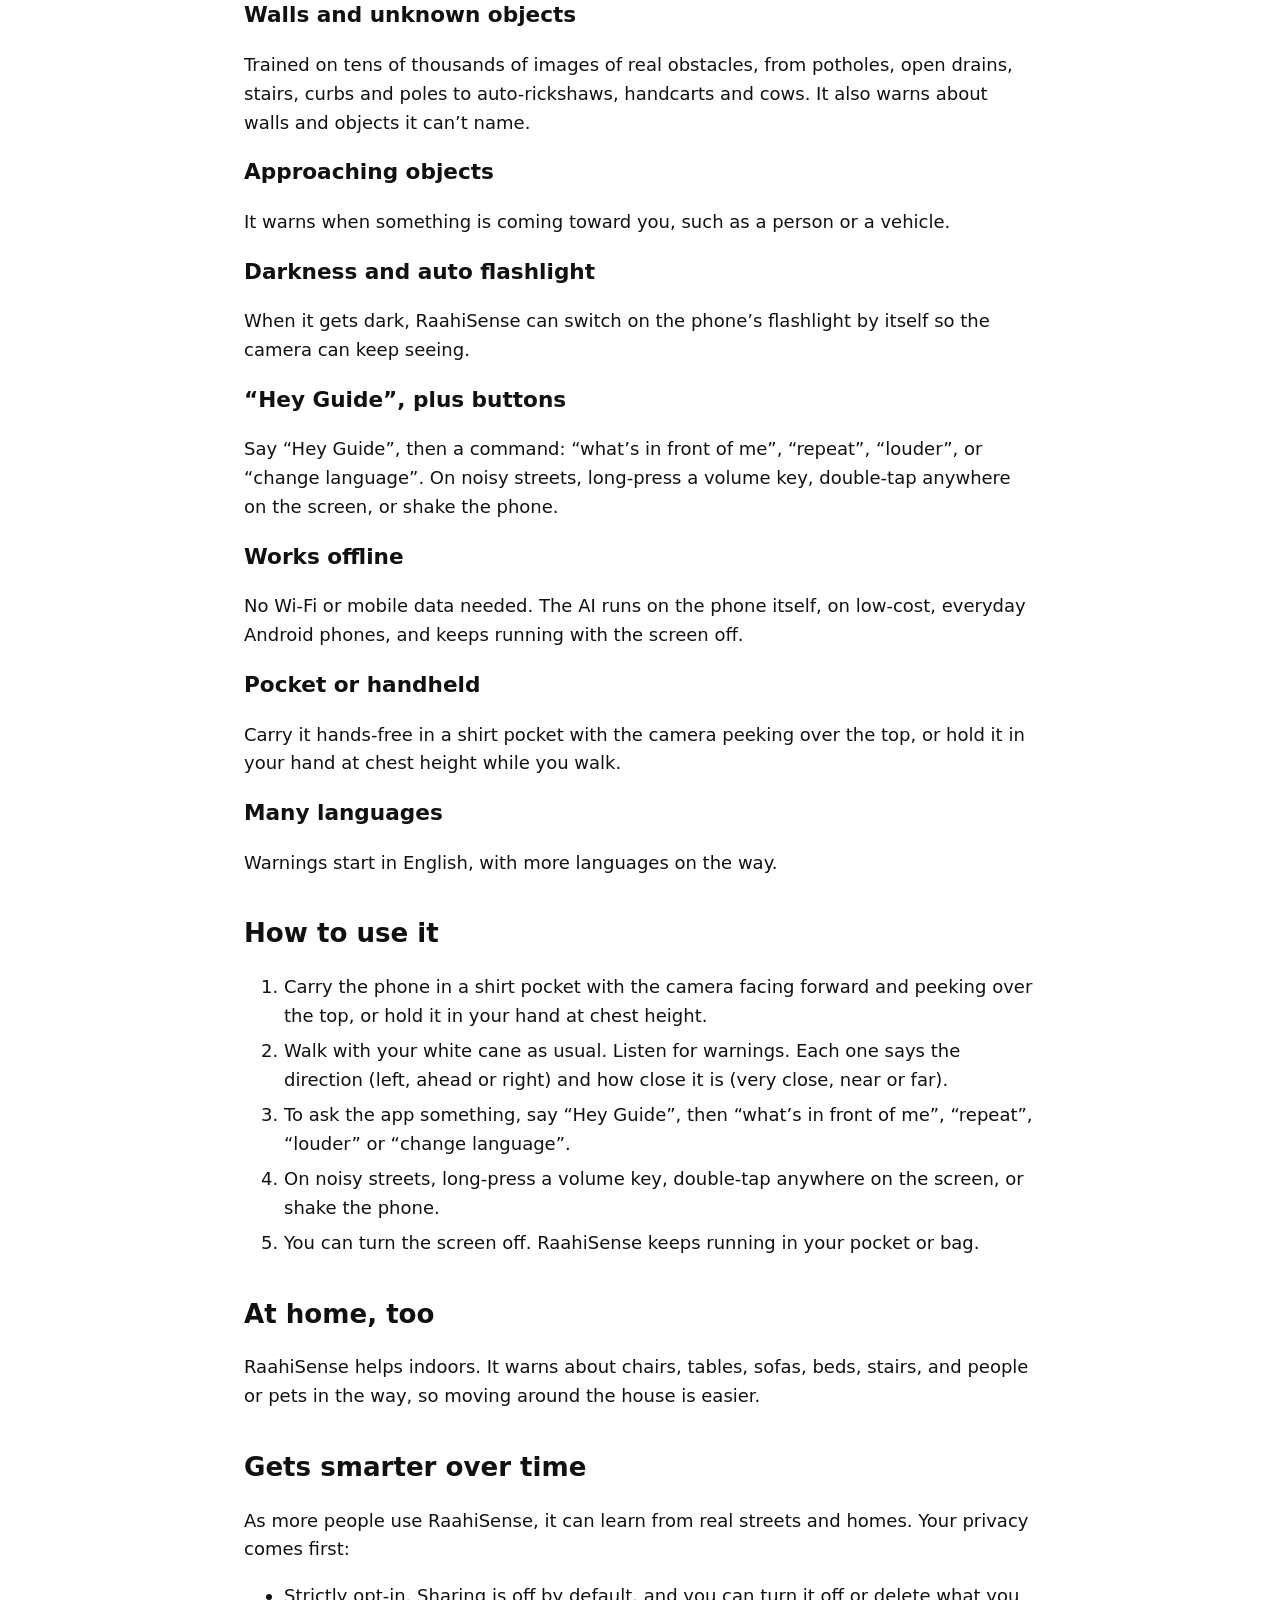
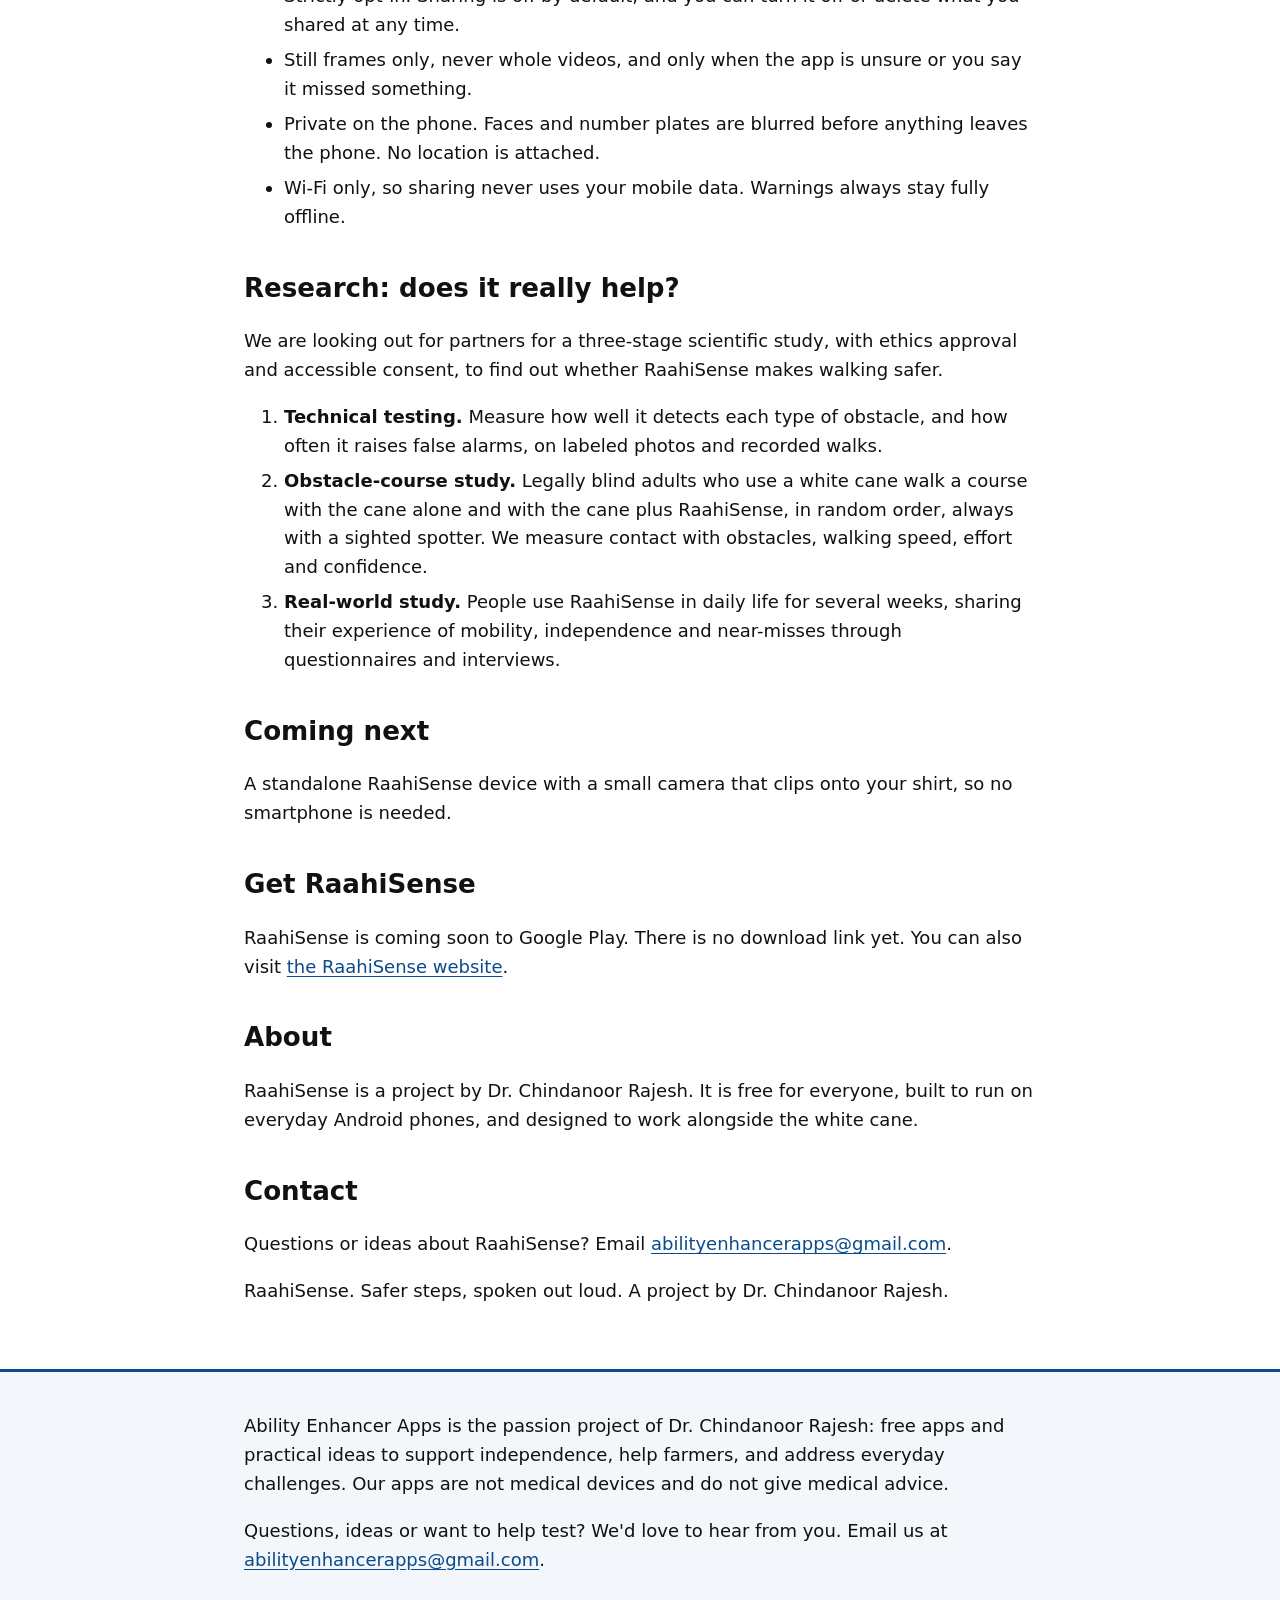
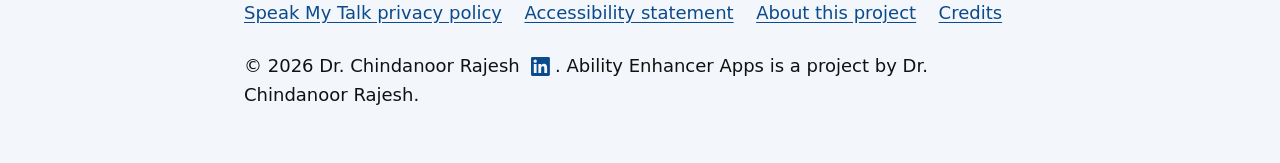
<file: raahisense/index.html>
<!doctype html>
<html lang="en">
<head>
<meta charset="utf-8">
<meta name="viewport" content="width=device-width, initial-scale=1">
<title>RaahiSense – Ability Enhancer Apps</title>
<meta name="description" content="RaahiSense is a free, offline Android app that warns blind and low-vision people about obstacles ahead, out loud.">
<link rel="icon" href="/favicon.svg" type="image/svg+xml">
<link rel="apple-touch-icon" href="/apple-touch-icon.png">
<meta property="og:image" content="https://abilityenhancerapps.com/og-image.png">
<link rel="stylesheet" href="/style.css">
</head>
<body>
<a class="skip" href="#main">Skip to main content</a>
<header class="site-header">
<div class="wrap">
<p class="brand"><a href="/"><img src="/favicon.svg" alt="" width="58" height="58"> Ability Enhancer Apps</a></p>
<nav aria-label="Main"><ul><li><a href="/">Home</a></li><li><a href="/speakmytalk/">Speak My Talk</a></li><li><a href="/raahisense/" aria-current="page">RaahiSense</a></li><li><a href="/dhaan-saathi/">Dhaan Saathi</a></li><li><a href="/projects-beyond-apps/">Projects Beyond Apps</a></li><li><a href="/accessibility/">Accessibility</a></li><li><a href="/about/">About</a></li></ul></nav>
</div>
</header>
<main id="main" tabindex="-1">
<div class="wrap">

<h1>RaahiSense</h1>
<p class="lead"><strong>Safer steps, spoken out loud.</strong> Raahi means “traveller”. RaahiSense is a free Android app for people who are blind or have low vision. It uses the phone’s camera and on-device AI to spot obstacles and speak a warning, such as “pothole ahead, very close.” It works fully offline, in multiple languages. It is made for anyone, anywhere.</p>
<p class="notice"><strong>Status:</strong> early version (prototype). Coming soon to Google Play. An iPhone version is in early development.</p>
<p class="warning"><strong>RaahiSense supports a white cane. It never replaces one.</strong></p>
<h2>Watch the introduction video</h2>
<figure>
<video controls preload="metadata" poster="/raahisense/media/poster.jpg" width="1280" height="720" aria-label="RaahiSense introduction video">
<source src="/raahisense/media/RaahiSense_Intro.mp4" type="video/mp4">
<track kind="captions" srclang="en" label="English" src="/raahisense/media/RaahiSense_Intro.en.vtt">
<p>Your browser cannot play this video. <a href="/raahisense/media/RaahiSense_Intro.mp4">Download the video (MP4)</a>.</p>
</video>
<figcaption>A narrated introduction, about 2 minutes long, with English captions. <a href="/raahisense/media/RaahiSense_Intro.mp4" download>Download the video (MP4)</a> or <a href="/raahisense/media/RaahiSense_Intro.en.vtt" download>download the captions (WebVTT)</a>. A full transcript is below.</figcaption>
</figure>
<details>
<summary>Read the video transcript</summary>
<p>Meet RaahiSense. Raahi means traveller. It is a free phone app for people who are legally blind or have low vision.</p>
<p>According to the World Health Organization, at least 2.2 billion people worldwide have a near or distance vision impairment. On busy streets, potholes, open drains and traffic make every walk risky.</p>
<p>RaahiSense uses the phone’s camera and on-device AI to spot obstacles and speak a warning out loud. For example: pothole ahead, very close.</p>
<p>Carry it hands-free in a shirt pocket, with the camera facing forward and peeking over the top, or simply hold it in your hand while you walk.</p>
<p>Every warning tells you the direction, left, ahead or right, and how close it is: very close, near, or far.</p>
<p>It is trained on tens of thousands of images of real street obstacles, from potholes and open drains to auto-rickshaws and cows.</p>
<p>RaahiSense helps at home, too. It warns about chairs, tables, sofas and beds, stairs, and people or pets in the way, so moving around the house is easier.</p>
<p>It works fully offline, with no Wi-Fi or mobile data, on low-cost, everyday Android phones. So it fits places where connectivity is patchy.</p>
<p>Control is hands-free. Just say, Hey Guide, then a command like: what’s in front of me, repeat, louder, or change language.</p>
<p>On noisy streets, simply long-press a volume key, double-tap anywhere on the screen, or shake the phone.</p>
<p>It keeps running with the screen off in your pocket or bag, speaks warnings in multiple languages starting with English, and it is completely free.</p>
<p>And RaahiSense keeps getting smarter. As more people use it, it learns from real streets and homes, with sharing always optional and private.</p>
<p>Coming next: a standalone RaahiSense device with a small camera that clips onto your shirt, so no smartphone is needed.</p>
<p>RaahiSense. Safer steps, spoken out loud. A project by Dr. Chindanoor Rajesh. Reach us at abilityenhancerapps@gmail.com.</p>
</details>
<h2>How it works</h2>
<h3>Spoken warnings</h3>
<p>Every warning gives the direction (left, ahead or right) and how close it is: very close, near or far. It keeps watching, so you don’t have to tap for each scene.</p>
<h3>Walls and unknown objects</h3>
<p>Trained on tens of thousands of images of real obstacles, from potholes, open drains, stairs, curbs and poles to auto-rickshaws, handcarts and cows. It also warns about walls and objects it can’t name.</p>
<h3>Approaching objects</h3>
<p>It warns when something is coming toward you, such as a person or a vehicle.</p>
<h3>Darkness and auto flashlight</h3>
<p>When it gets dark, RaahiSense can switch on the phone’s flashlight by itself so the camera can keep seeing.</p>
<h3>“Hey Guide”, plus buttons</h3>
<p>Say “Hey Guide”, then a command: “what’s in front of me”, “repeat”, “louder”, or “change language”. On noisy streets, long-press a volume key, double-tap anywhere on the screen, or shake the phone.</p>
<h3>Works offline</h3>
<p>No Wi-Fi or mobile data needed. The AI runs on the phone itself, on low-cost, everyday Android phones, and keeps running with the screen off.</p>
<h3>Pocket or handheld</h3>
<p>Carry it hands-free in a shirt pocket with the camera peeking over the top, or hold it in your hand at chest height while you walk.</p>
<h3>Many languages</h3>
<p>Warnings start in English, with more languages on the way.</p>
<h2>How to use it</h2>
<ol>
<li>Carry the phone in a shirt pocket with the camera facing forward and peeking over the top, or hold it in your hand at chest height.</li>
<li>Walk with your white cane as usual. Listen for warnings. Each one says the direction (left, ahead or right) and how close it is (very close, near or far).</li>
<li>To ask the app something, say “Hey Guide”, then “what’s in front of me”, “repeat”, “louder” or “change language”.</li>
<li>On noisy streets, long-press a volume key, double-tap anywhere on the screen, or shake the phone.</li>
<li>You can turn the screen off. RaahiSense keeps running in your pocket or bag.</li>
</ol>
<h2>At home, too</h2>
<p>RaahiSense helps indoors. It warns about chairs, tables, sofas, beds, stairs, and people or pets in the way, so moving around the house is easier.</p>
<h2>Gets smarter over time</h2>
<p>As more people use RaahiSense, it can learn from real streets and homes. Your privacy comes first:</p>
<ul>
<li>Strictly opt-in. Sharing is off by default, and you can turn it off or delete what you shared at any time.</li>
<li>Still frames only, never whole videos, and only when the app is unsure or you say it missed something.</li>
<li>Private on the phone. Faces and number plates are blurred before anything leaves the phone. No location is attached.</li>
<li>Wi-Fi only, so sharing never uses your mobile data. Warnings always stay fully offline.</li>
</ul>
<h2>Research: does it really help?</h2>
<p>We are looking out for partners for a three-stage scientific study, with ethics approval and accessible consent, to find out whether RaahiSense makes walking safer.</p>
<ol>
<li><strong>Technical testing.</strong> Measure how well it detects each type of obstacle, and how often it raises false alarms, on labeled photos and recorded walks.</li>
<li><strong>Obstacle-course study.</strong> Legally blind adults who use a white cane walk a course with the cane alone and with the cane plus RaahiSense, in random order, always with a sighted spotter. We measure contact with obstacles, walking speed, effort and confidence.</li>
<li><strong>Real-world study.</strong> People use RaahiSense in daily life for several weeks, sharing their experience of mobility, independence and near-misses through questionnaires and interviews.</li>
</ol>
<h2>Coming next</h2>
<p>A standalone RaahiSense device with a small camera that clips onto your shirt, so no smartphone is needed.</p>
<h2>Get RaahiSense</h2>
<p>RaahiSense is coming soon to Google Play. There is no download link yet. You can also visit <a href="https://raahisense.com">the RaahiSense website</a>.</p>
<h2>About</h2>
<p>RaahiSense is a project by Dr. Chindanoor Rajesh. It is free for everyone, built to run on everyday Android phones, and designed to work alongside the white cane.</p>
<h2>Contact</h2>
<p>Questions or ideas about RaahiSense? Email <a href="mailto:abilityenhancerapps@gmail.com">abilityenhancerapps@gmail.com</a>.</p>
<p>RaahiSense. Safer steps, spoken out loud. A project by Dr. Chindanoor Rajesh.</p>

</div>
</main>
<footer class="site-footer">
<div class="wrap">
<p>Ability Enhancer Apps is the passion project of Dr. Chindanoor Rajesh: free apps and practical ideas to support independence, help farmers, and address everyday challenges. Our apps are not medical devices and do not give medical advice.</p>
<p>Questions, ideas or want to help test? We'd love to hear from you. Email us at <a href="mailto:abilityenhancerapps@gmail.com">abilityenhancerapps@gmail.com</a>.</p>
<ul class="footer-links"><li><a href="/speakmytalk/privacy/">Speak My Talk privacy policy</a></li><li><a href="/accessibility/">Accessibility statement</a></li><li><a href="/about/">About this project</a></li><li><a href="/credits/">Credits</a></li></ul>
<p class="copyright">© 2026 Dr. Chindanoor Rajesh <a class="linkedin-icon" href="https://www.linkedin.com/in/chindanoor-rajesh-md-mscp-72983944a/" target="_blank" rel="noopener" aria-label="LinkedIn profile of Dr. Chindanoor Rajesh"><svg xmlns="http://www.w3.org/2000/svg" width="16" height="16" viewBox="0 0 24 24" aria-hidden="true" focusable="false"><path fill="currentColor" d="M20.447 20.452h-3.554v-5.569c0-1.328-.027-3.037-1.852-3.037-1.853 0-2.136 1.445-2.136 2.939v5.667H9.351V9h3.414v1.561h.046c.477-.9 1.637-1.85 3.37-1.85 3.601 0 4.267 2.37 4.267 5.455v6.286zM5.337 7.433c-1.144 0-2.063-.926-2.063-2.065 0-1.138.92-2.063 2.063-2.063 1.14 0 2.064.925 2.064 2.063 0 1.139-.925 2.065-2.064 2.065zm1.782 13.019H3.555V9h3.564v11.452zM22.225 0H1.771C.792 0 0 .774 0 1.729v20.542C0 23.227.792 24 1.771 24h20.451C23.2 24 24 23.227 24 22.271V1.729C24 .774 23.2 0 22.222 0h.003z"/></svg></a>. Ability Enhancer Apps is a project by Dr. Chindanoor Rajesh.</p>
</div>
</footer>
<script data-goatcounter="https://abilityenhancerapps.goatcounter.com/count" async src="https://gc.zgo.at/count.js"></script>
</body>
</html>
</file>
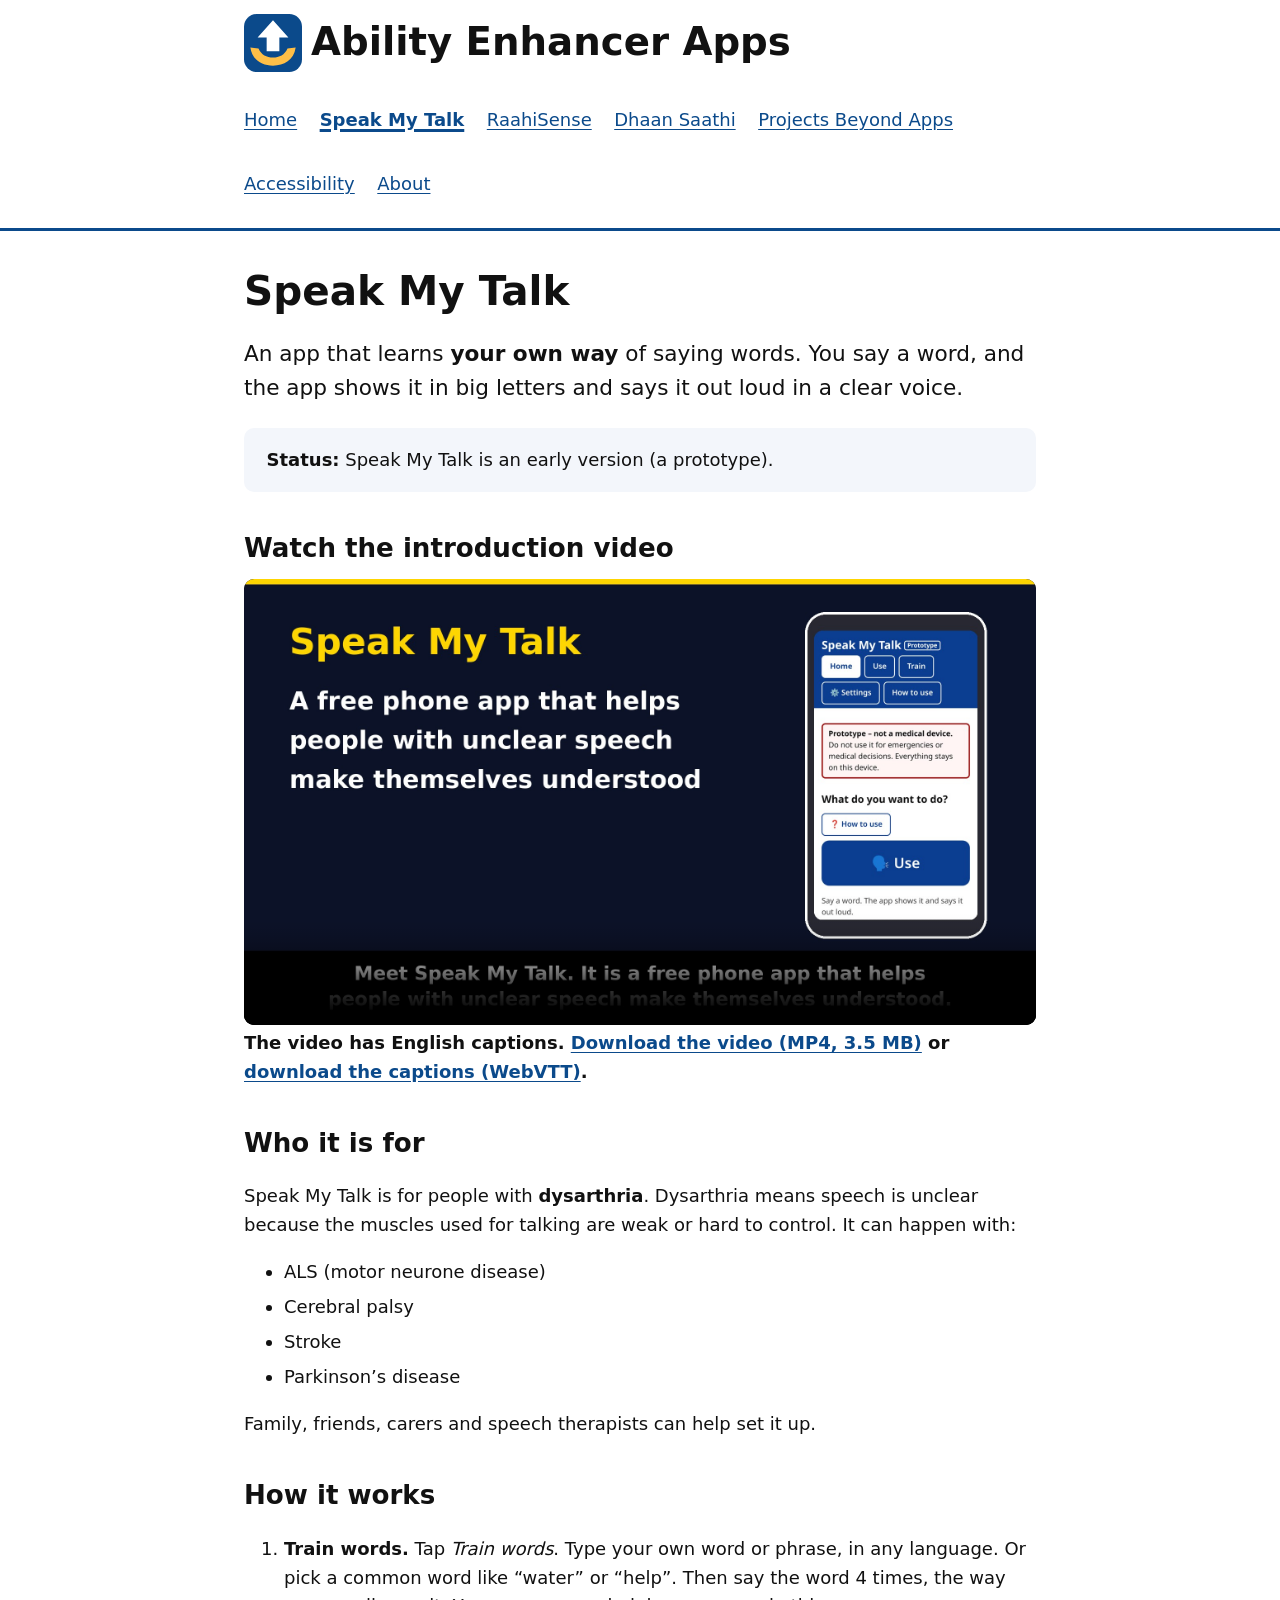
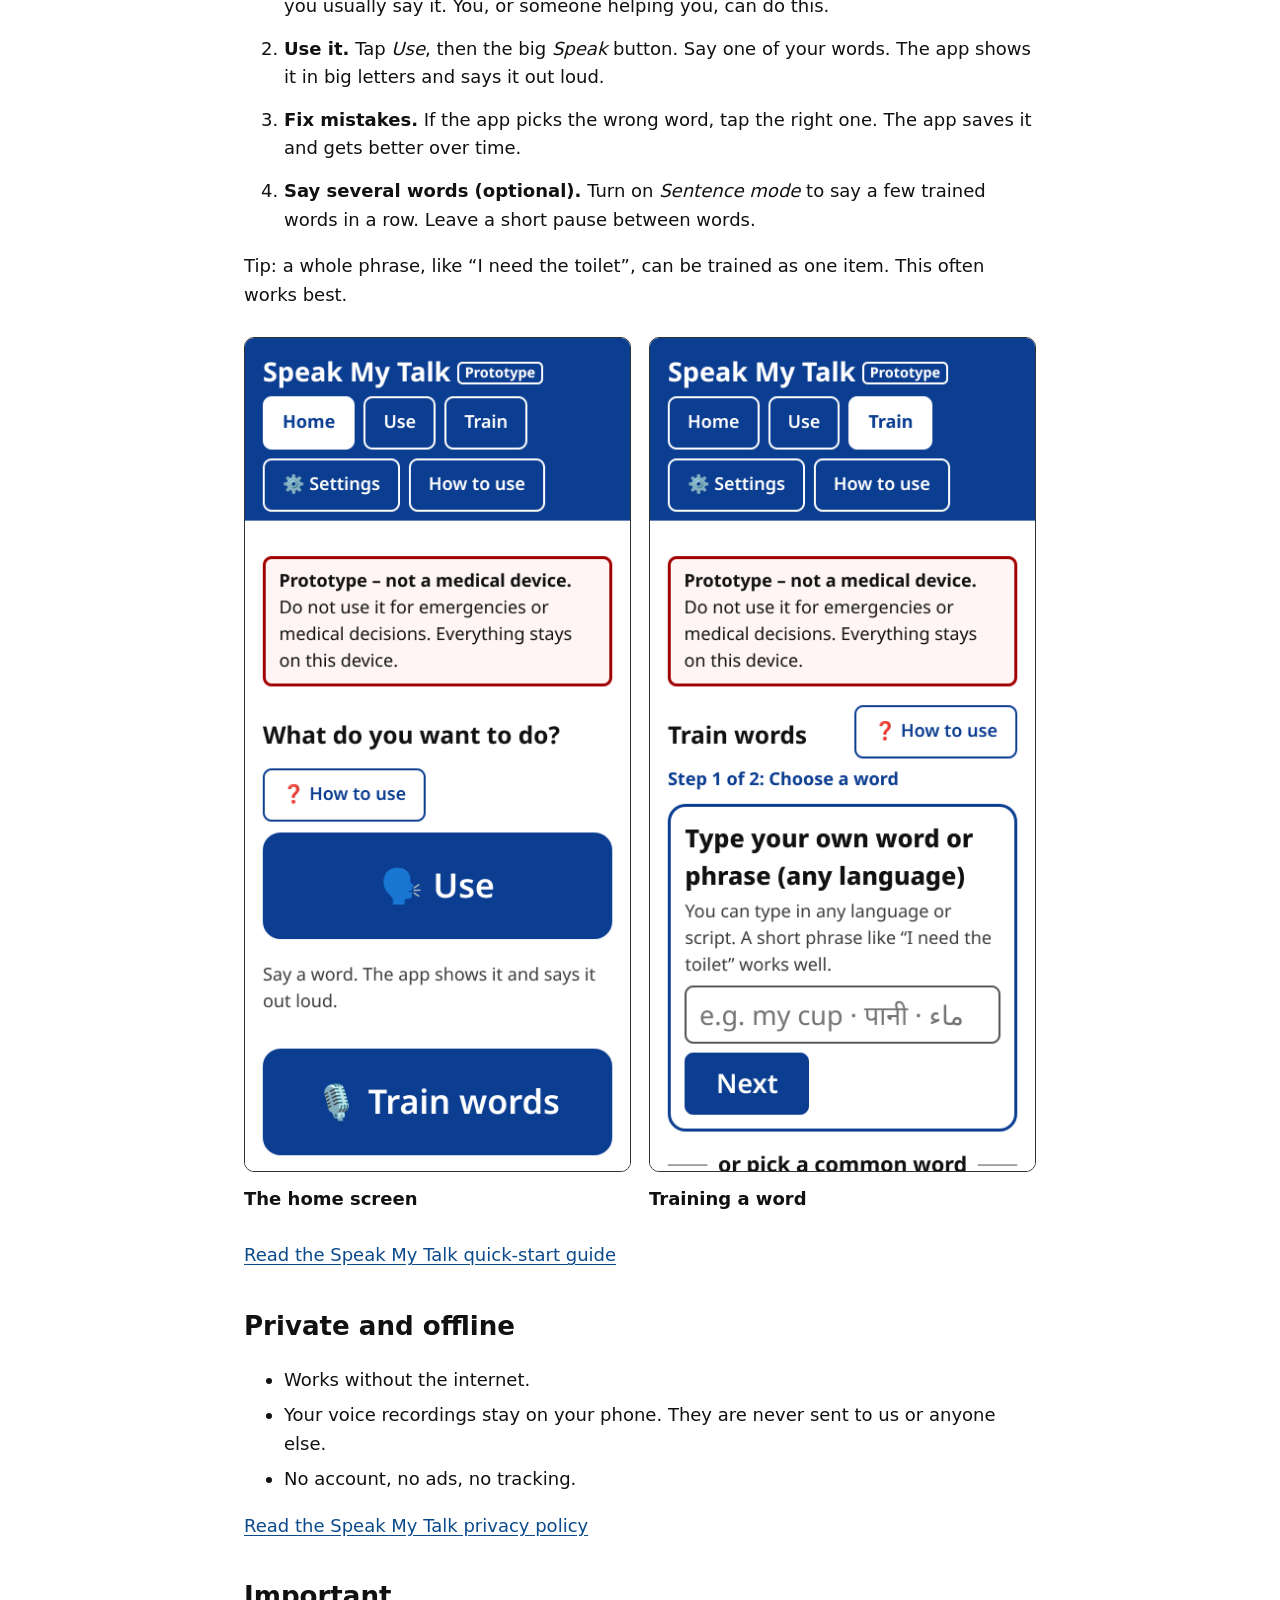
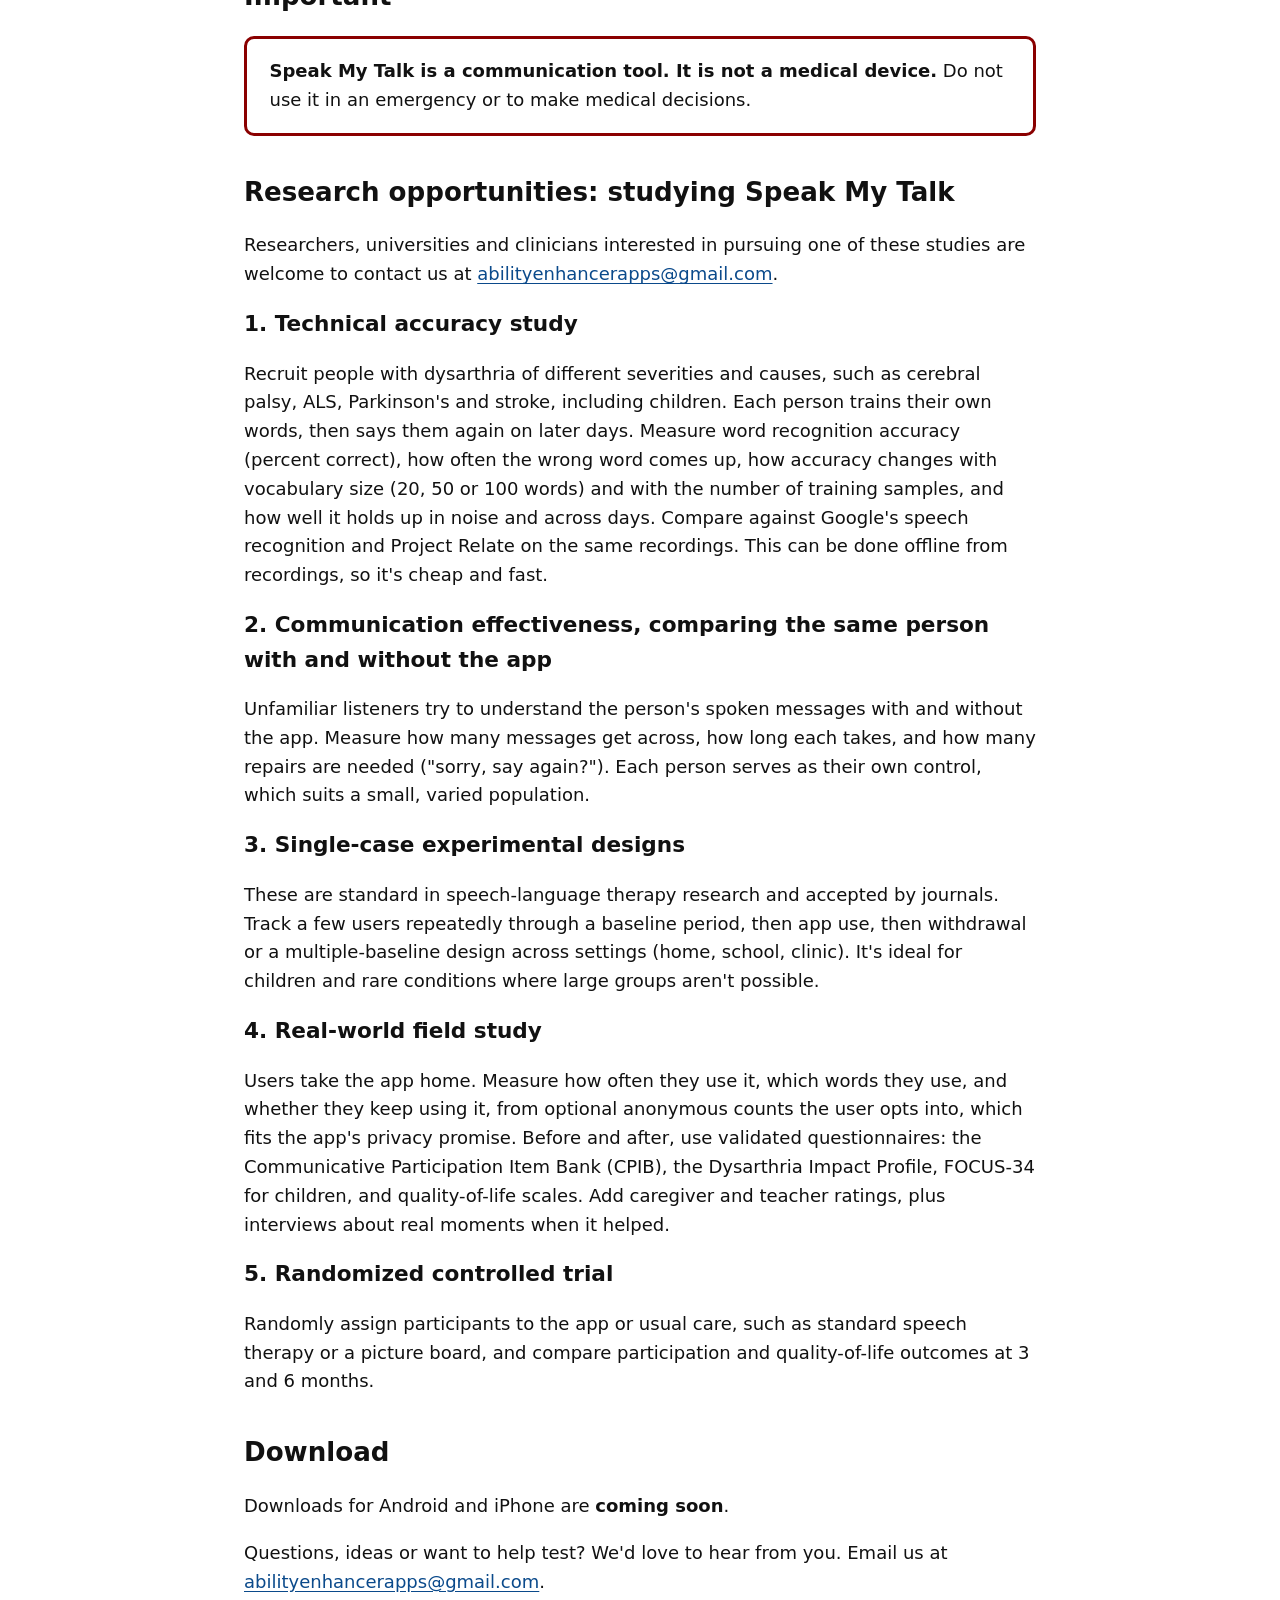
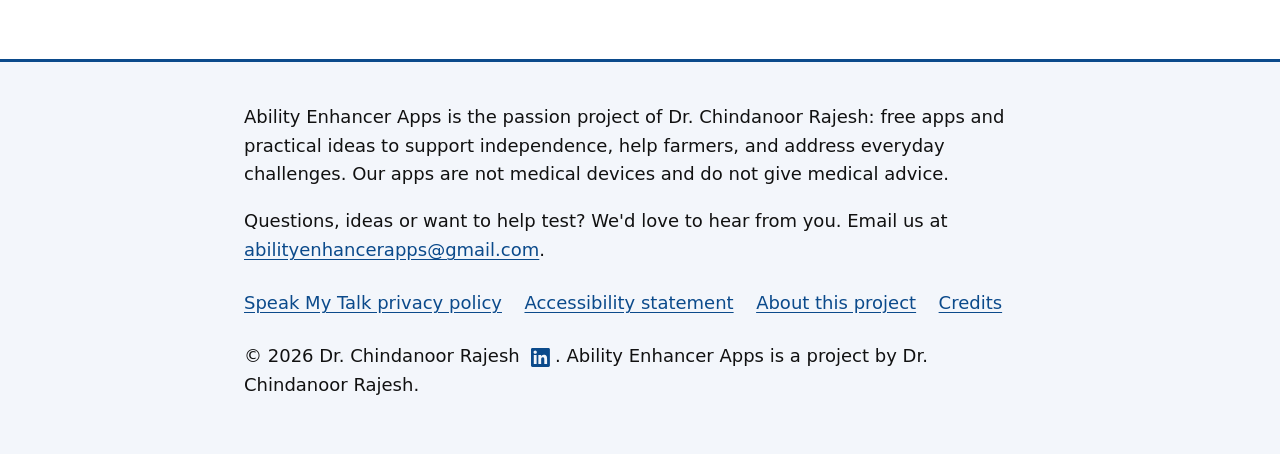
<file: speakmytalk/index.html>
<!doctype html>
<html lang="en">
<head>
<meta charset="utf-8">
<meta name="viewport" content="width=device-width, initial-scale=1">
<title>Speak My Talk – Ability Enhancer Apps</title>
<meta name="description" content="Speak My Talk learns how you say your words, then shows them big and says them clearly. Free, private, works offline.">
<link rel="icon" href="/favicon.svg" type="image/svg+xml">
<link rel="apple-touch-icon" href="/apple-touch-icon.png">
<meta property="og:image" content="https://abilityenhancerapps.com/og-image.png">
<link rel="stylesheet" href="/style.css">
</head>
<body>
<a class="skip" href="#main">Skip to main content</a>
<header class="site-header">
<div class="wrap">
<p class="brand"><a href="/"><img src="/favicon.svg" alt="" width="58" height="58"> Ability Enhancer Apps</a></p>
<nav aria-label="Main"><ul><li><a href="/">Home</a></li><li><a href="/speakmytalk/" aria-current="page">Speak My Talk</a></li><li><a href="/raahisense/">RaahiSense</a></li><li><a href="/dhaan-saathi/">Dhaan Saathi</a></li><li><a href="/projects-beyond-apps/">Projects Beyond Apps</a></li><li><a href="/accessibility/">Accessibility</a></li><li><a href="/about/">About</a></li></ul></nav>
</div>
</header>
<main id="main" tabindex="-1">
<div class="wrap">

<h1>Speak My Talk</h1>
<p class="lead">An app that learns <strong>your own way</strong> of saying words. You say a word, and the app shows it in big letters and says it out loud in a clear voice.</p>
<p class="notice"><strong>Status:</strong> Speak My Talk is an early version (a prototype).</p>
<h2>Watch the introduction video</h2>
<figure>
<video controls preload="metadata" poster="/speakmytalk/media/poster.jpg" width="1280" height="720" aria-label="Speak My Talk introduction video">
<source src="/speakmytalk/media/SpeakMyTalk_Intro.mp4" type="video/mp4">
<track kind="captions" srclang="en" label="English" src="/speakmytalk/media/SpeakMyTalk_Intro.en.vtt">
<p>Your browser cannot play this video. <a href="/speakmytalk/media/SpeakMyTalk_Intro.mp4">Download the video (MP4)</a>.</p>
</video>
<figcaption>The video has English captions. <a href="/speakmytalk/media/SpeakMyTalk_Intro.mp4" download>Download the video (MP4, 3.5 MB)</a> or <a href="/speakmytalk/media/SpeakMyTalk_Intro.en.vtt" download>download the captions (WebVTT)</a>.</figcaption>
</figure>
<h2>Who it is for</h2>
<p>Speak My Talk is for people with <strong>dysarthria</strong>. Dysarthria means speech is unclear because the muscles used for talking are weak or hard to control. It can happen with:</p>
<ul><li>ALS (motor neurone disease)</li><li>Cerebral palsy</li><li>Stroke</li><li>Parkinson’s disease</li></ul>
<p>Family, friends, carers and speech therapists can help set it up.</p>
<h2>How it works</h2>
<ol class="steps">
<li><strong>Train words.</strong> Tap <em>Train words</em>. Type your own word or phrase, in any language. Or pick a common word like “water” or “help”. Then say the word 4 times, the way you usually say it. You, or someone helping you, can do this.</li>
<li><strong>Use it.</strong> Tap <em>Use</em>, then the big <em>Speak</em> button. Say one of your words. The app shows it in big letters and says it out loud.</li>
<li><strong>Fix mistakes.</strong> If the app picks the wrong word, tap the right one. The app saves it and gets better over time.</li>
<li><strong>Say several words (optional).</strong> Turn on <em>Sentence mode</em> to say a few trained words in a row. Leave a short pause between words.</li>
</ol>
<p>Tip: a whole phrase, like “I need the toilet”, can be trained as one item. This often works best.</p>
<div class="shots">
<figure><img src="/speakmytalk/images/home.png" alt="The Speak My Talk home screen, with large buttons for Use, Train words, Settings and How to use." loading="lazy"><figcaption>The home screen</figcaption></figure>
<figure><img src="/speakmytalk/images/self-teach-pick.png" alt="The Train words screen, with a box at the top to type your own word or phrase in any language, and common words such as yes, no, help and water below it." loading="lazy"><figcaption>Training a word</figcaption></figure>
</div>
<p><a href="/speakmytalk/guide/">Read the Speak My Talk quick-start guide</a></p>
<h2>Private and offline</h2>
<ul><li>Works without the internet.</li><li>Your voice recordings stay on your phone. They are never sent to us or anyone else.</li><li>No account, no ads, no tracking.</li></ul>
<p><a href="/speakmytalk/privacy/">Read the Speak My Talk privacy policy</a></p>
<h2>Important</h2>
<p class="warning"><strong>Speak My Talk is a communication tool. It is not a medical device.</strong> Do not use it in an emergency or to make medical decisions.</p>
<h2 id="research">Research opportunities: studying Speak My Talk</h2>
<p>Researchers, universities and clinicians interested in pursuing one of these studies are welcome to contact us at <a href="mailto:abilityenhancerapps@gmail.com">abilityenhancerapps@gmail.com</a>.</p>
<h3>1. Technical accuracy study</h3>
<p>Recruit people with dysarthria of different severities and causes, such as cerebral palsy, ALS, Parkinson's and stroke, including children. Each person trains their own words, then says them again on later days. Measure word recognition accuracy (percent correct), how often the wrong word comes up, how accuracy changes with vocabulary size (20, 50 or 100 words) and with the number of training samples, and how well it holds up in noise and across days. Compare against Google's speech recognition and Project Relate on the same recordings. This can be done offline from recordings, so it's cheap and fast.</p>
<h3>2. Communication effectiveness, comparing the same person with and without the app</h3>
<p>Unfamiliar listeners try to understand the person's spoken messages with and without the app. Measure how many messages get across, how long each takes, and how many repairs are needed ("sorry, say again?"). Each person serves as their own control, which suits a small, varied population.</p>
<h3>3. Single-case experimental designs</h3>
<p>These are standard in speech-language therapy research and accepted by journals. Track a few users repeatedly through a baseline period, then app use, then withdrawal or a multiple-baseline design across settings (home, school, clinic). It's ideal for children and rare conditions where large groups aren't possible.</p>
<h3>4. Real-world field study</h3>
<p>Users take the app home. Measure how often they use it, which words they use, and whether they keep using it, from optional anonymous counts the user opts into, which fits the app's privacy promise. Before and after, use validated questionnaires: the Communicative Participation Item Bank (CPIB), the Dysarthria Impact Profile, FOCUS-34 for children, and quality-of-life scales. Add caregiver and teacher ratings, plus interviews about real moments when it helped.</p>
<h3>5. Randomized controlled trial</h3>
<p>Randomly assign participants to the app or usual care, such as standard speech therapy or a picture board, and compare participation and quality-of-life outcomes at 3 and 6 months.</p>
<h2>Download</h2>
<p>Downloads for Android and iPhone are <strong>coming soon</strong>.</p>
<p>Questions, ideas or want to help test? We'd love to hear from you. Email us at <a href="mailto:abilityenhancerapps@gmail.com">abilityenhancerapps@gmail.com</a>.</p>

</div>
</main>
<footer class="site-footer">
<div class="wrap">
<p>Ability Enhancer Apps is the passion project of Dr. Chindanoor Rajesh: free apps and practical ideas to support independence, help farmers, and address everyday challenges. Our apps are not medical devices and do not give medical advice.</p>
<p>Questions, ideas or want to help test? We'd love to hear from you. Email us at <a href="mailto:abilityenhancerapps@gmail.com">abilityenhancerapps@gmail.com</a>.</p>
<ul class="footer-links"><li><a href="/speakmytalk/privacy/">Speak My Talk privacy policy</a></li><li><a href="/accessibility/">Accessibility statement</a></li><li><a href="/about/">About this project</a></li><li><a href="/credits/">Credits</a></li></ul>
<p class="copyright">© 2026 Dr. Chindanoor Rajesh <a class="linkedin-icon" href="https://www.linkedin.com/in/chindanoor-rajesh-md-mscp-72983944a/" target="_blank" rel="noopener" aria-label="LinkedIn profile of Dr. Chindanoor Rajesh"><svg xmlns="http://www.w3.org/2000/svg" width="16" height="16" viewBox="0 0 24 24" aria-hidden="true" focusable="false"><path fill="currentColor" d="M20.447 20.452h-3.554v-5.569c0-1.328-.027-3.037-1.852-3.037-1.853 0-2.136 1.445-2.136 2.939v5.667H9.351V9h3.414v1.561h.046c.477-.9 1.637-1.85 3.37-1.85 3.601 0 4.267 2.37 4.267 5.455v6.286zM5.337 7.433c-1.144 0-2.063-.926-2.063-2.065 0-1.138.92-2.063 2.063-2.063 1.14 0 2.064.925 2.064 2.063 0 1.139-.925 2.065-2.064 2.065zm1.782 13.019H3.555V9h3.564v11.452zM22.225 0H1.771C.792 0 0 .774 0 1.729v20.542C0 23.227.792 24 1.771 24h20.451C23.2 24 24 23.227 24 22.271V1.729C24 .774 23.2 0 22.222 0h.003z"/></svg></a>. Ability Enhancer Apps is a project by Dr. Chindanoor Rajesh.</p>
</div>
</footer>
<script data-goatcounter="https://abilityenhancerapps.goatcounter.com/count" async src="https://gc.zgo.at/count.js"></script>
</body>
</html>
</file>
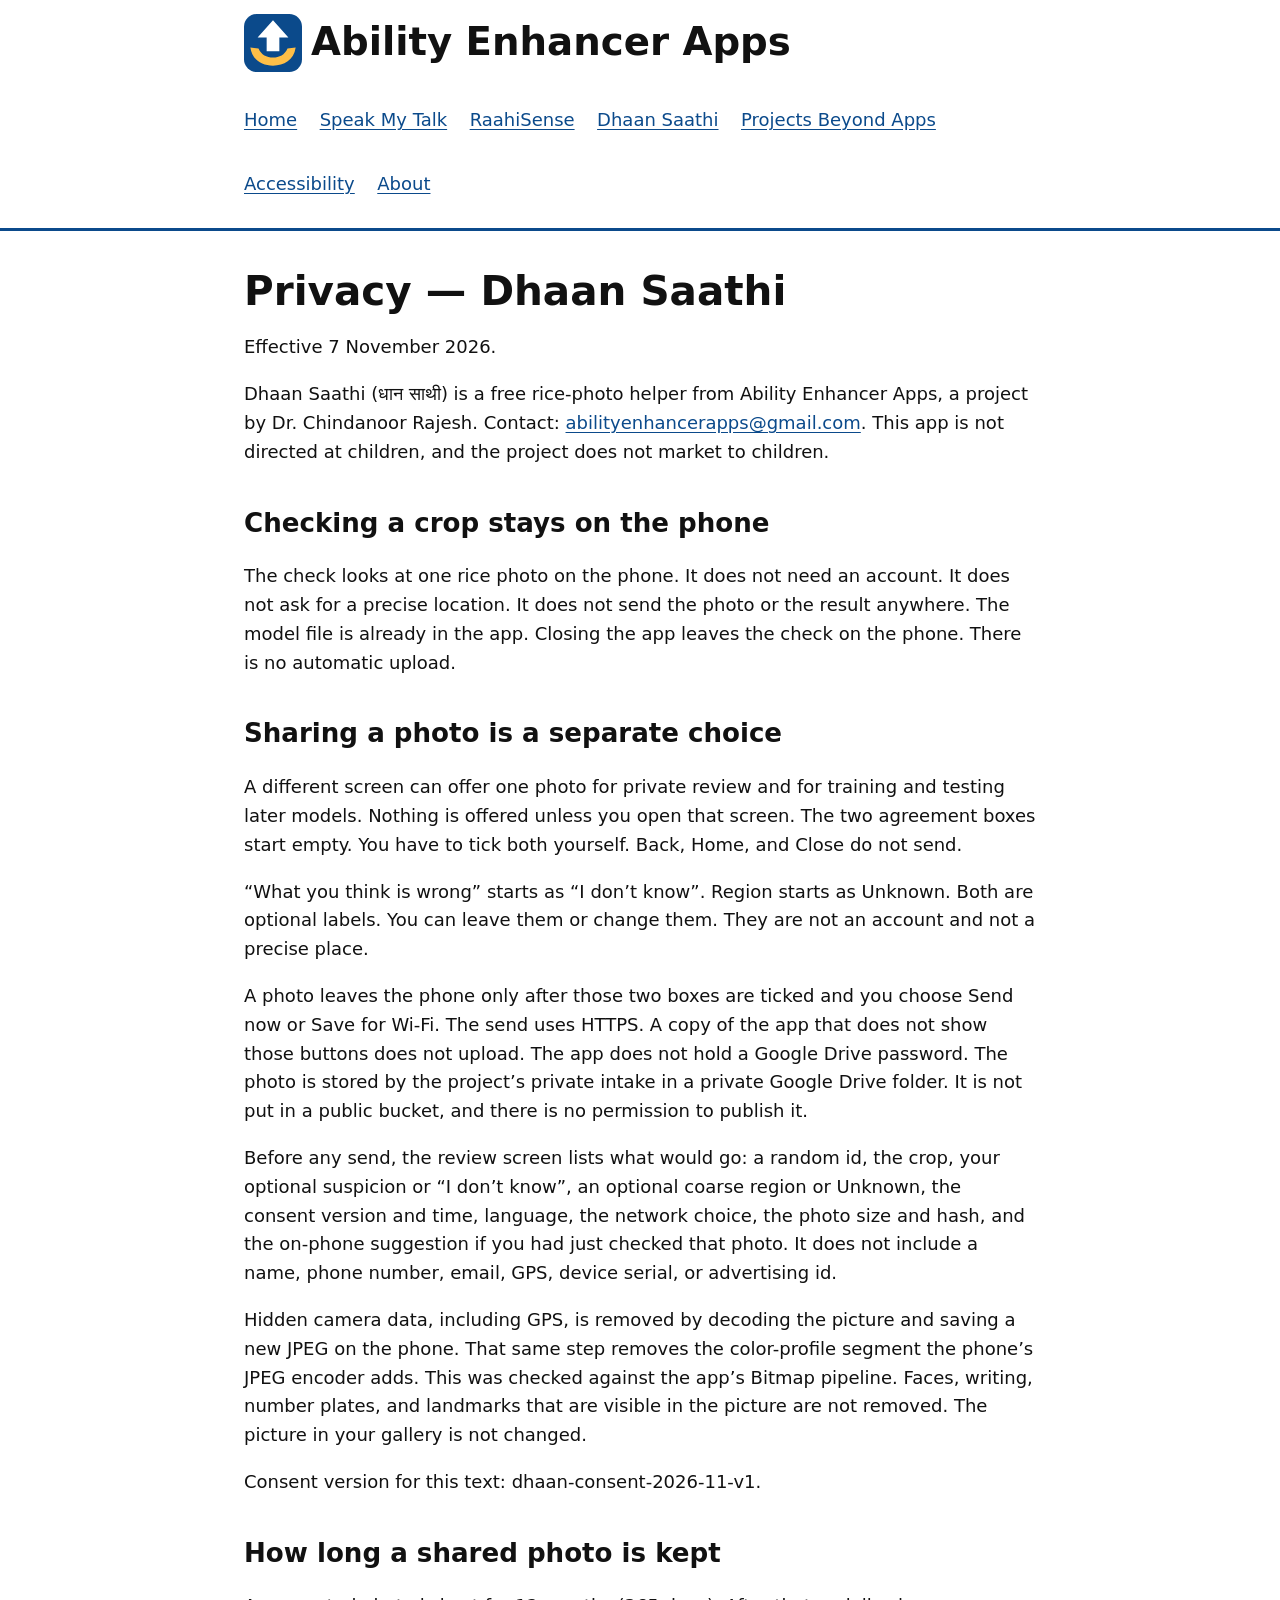
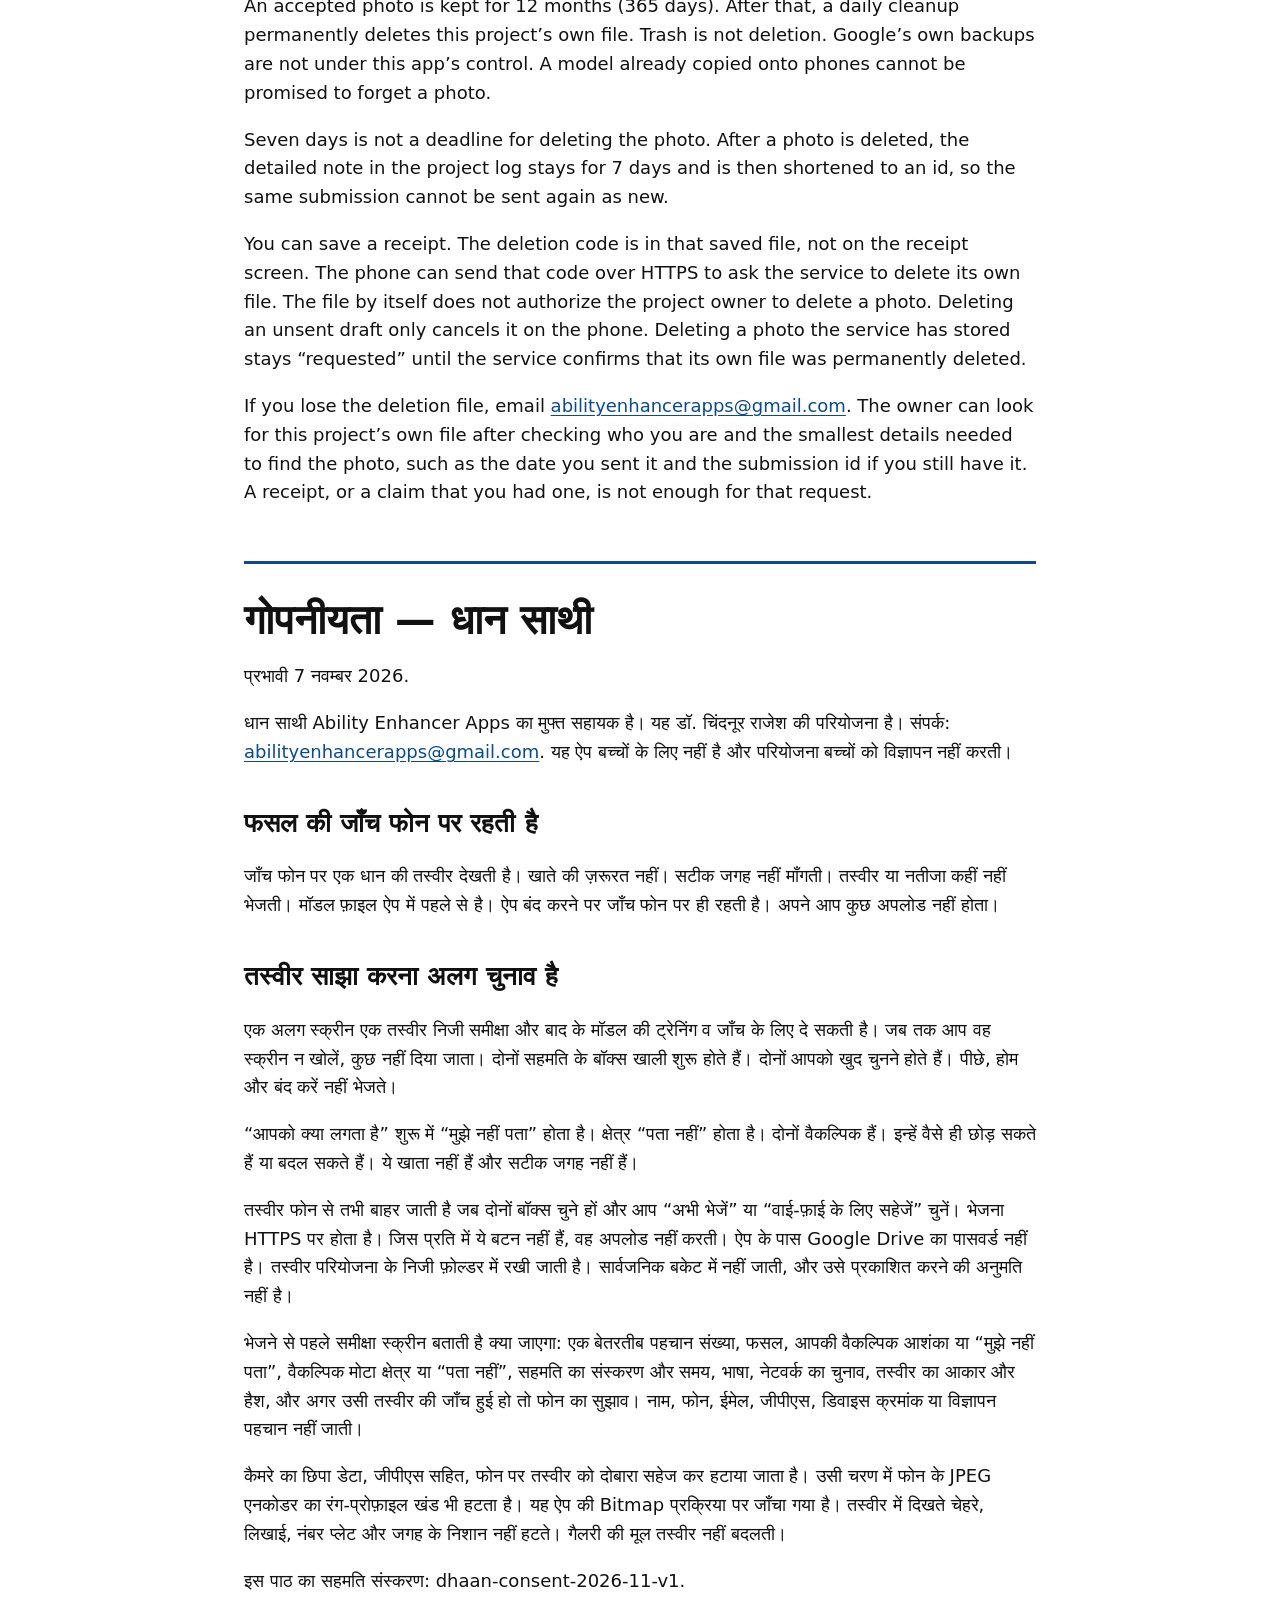
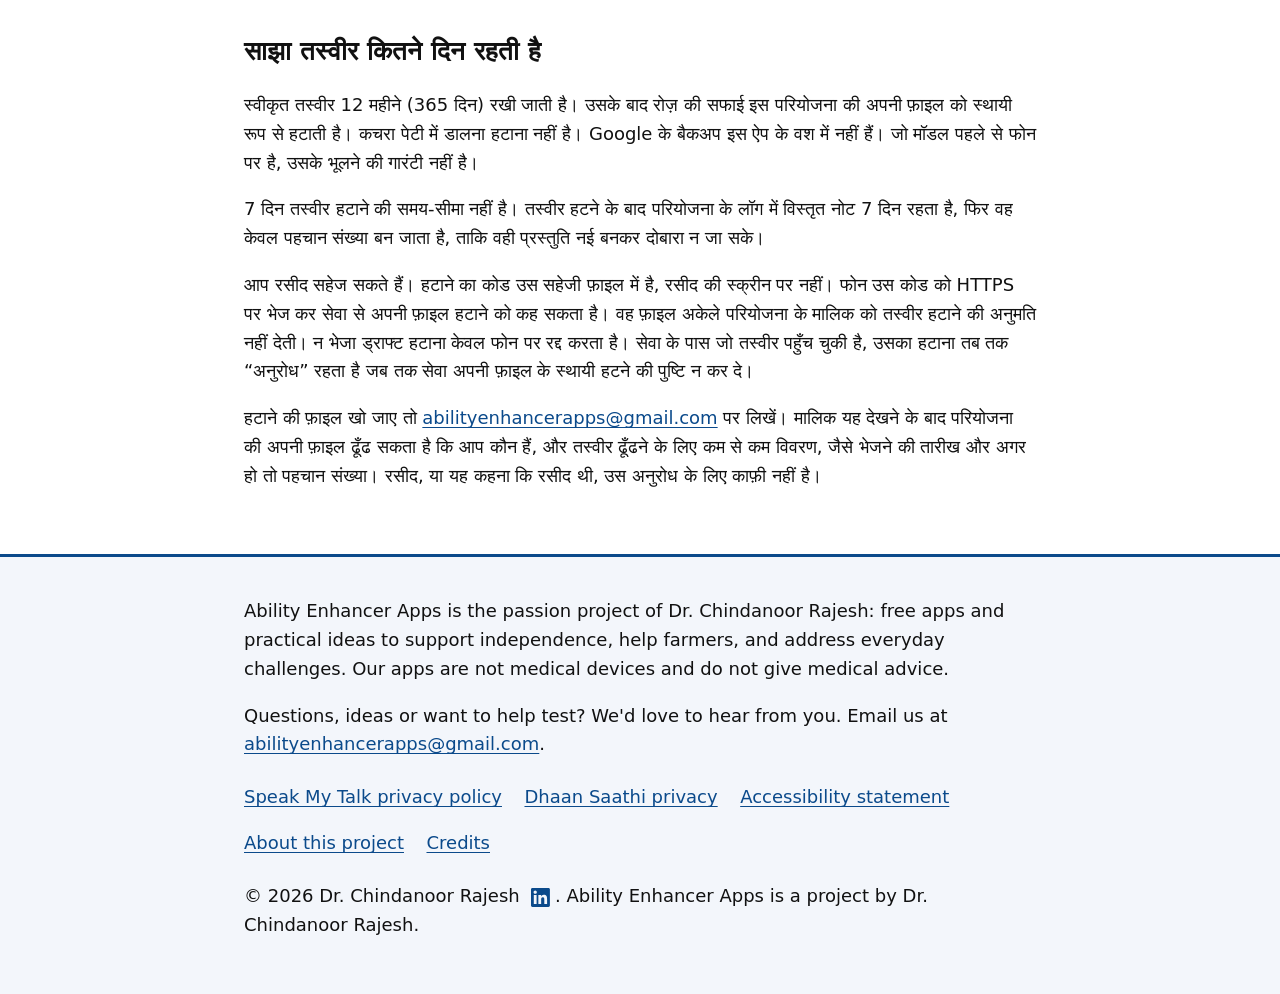
<file: dhaan-saathi/privacy/index.html>
<!doctype html>
<html lang="en">
<head>
<meta charset="utf-8">
<meta name="viewport" content="width=device-width, initial-scale=1">
<title>Dhaan Saathi privacy – Ability Enhancer Apps</title>
<meta name="description" content="Privacy for Dhaan Saathi. Checking a rice photo stays on the phone. Sharing a photo is optional, needs two consents, and is kept for 12 months.">
<link rel="icon" href="/favicon.svg" type="image/svg+xml">
<link rel="apple-touch-icon" href="/apple-touch-icon.png">
<meta property="og:image" content="https://abilityenhancerapps.com/og-image.png">
<link rel="stylesheet" href="/style.css">
</head>
<body>
<a class="skip" href="#main">Skip to main content</a>
<header class="site-header">
<div class="wrap">
<p class="brand"><a href="/"><img src="/favicon.svg" alt="" width="58" height="58"> Ability Enhancer Apps</a></p>
<nav aria-label="Main"><ul><li><a href="/">Home</a></li><li><a href="/speakmytalk/">Speak My Talk</a></li><li><a href="/raahisense/">RaahiSense</a></li><li><a href="/dhaan-saathi/">Dhaan Saathi</a></li><li><a href="/projects-beyond-apps/">Projects Beyond Apps</a></li><li><a href="/accessibility/">Accessibility</a></li><li><a href="/about/">About</a></li></ul></nav>
</div>
</header>
<main id="main" tabindex="-1">
<div class="wrap">

<h1>Privacy — Dhaan Saathi</h1>
<p>Effective 7 November 2026.</p>
<p>Dhaan Saathi (धान साथी) is a free rice-photo helper from Ability Enhancer Apps, a project by Dr. Chindanoor Rajesh. Contact: <a href="mailto:abilityenhancerapps@gmail.com">abilityenhancerapps@gmail.com</a>. This app is not directed at children, and the project does not market to children.</p>

<h2>Checking a crop stays on the phone</h2>
<p>The check looks at one rice photo on the phone. It does not need an account. It does not ask for a precise location. It does not send the photo or the result anywhere. The model file is already in the app. Closing the app leaves the check on the phone. There is no automatic upload.</p>

<h2>Sharing a photo is a separate choice</h2>
<p>A different screen can offer one photo for private review and for training and testing later models. Nothing is offered unless you open that screen. The two agreement boxes start empty. You have to tick both yourself. Back, Home, and Close do not send.</p>
<p>“What you think is wrong” starts as “I don’t know”. Region starts as Unknown. Both are optional labels. You can leave them or change them. They are not an account and not a precise place.</p>
<p>A photo leaves the phone only after those two boxes are ticked and you choose Send now or Save for Wi-Fi. The send uses HTTPS. A copy of the app that does not show those buttons does not upload. The app does not hold a Google Drive password. The photo is stored by the project’s private intake in a private Google Drive folder. It is not put in a public bucket, and there is no permission to publish it.</p>
<p>Before any send, the review screen lists what would go: a random id, the crop, your optional suspicion or “I don’t know”, an optional coarse region or Unknown, the consent version and time, language, the network choice, the photo size and hash, and the on-phone suggestion if you had just checked that photo. It does not include a name, phone number, email, GPS, device serial, or advertising id.</p>
<p>Hidden camera data, including GPS, is removed by decoding the picture and saving a new JPEG on the phone. That same step removes the color-profile segment the phone’s JPEG encoder adds. This was checked against the app’s Bitmap pipeline. Faces, writing, number plates, and landmarks that are visible in the picture are not removed. The picture in your gallery is not changed.</p>
<p>Consent version for this text: dhaan-consent-2026-11-v1.</p>

<h2>How long a shared photo is kept</h2>
<p>An accepted photo is kept for 12 months (365 days). After that, a daily cleanup permanently deletes this project’s own file. Trash is not deletion. Google’s own backups are not under this app’s control. A model already copied onto phones cannot be promised to forget a photo.</p>
<p>Seven days is not a deadline for deleting the photo. After a photo is deleted, the detailed note in the project log stays for 7 days and is then shortened to an id, so the same submission cannot be sent again as new.</p>
<p>You can save a receipt. The deletion code is in that saved file, not on the receipt screen. The phone can send that code over HTTPS to ask the service to delete its own file. The file by itself does not authorize the project owner to delete a photo. Deleting an unsent draft only cancels it on the phone. Deleting a photo the service has stored stays “requested” until the service confirms that its own file was permanently deleted.</p>
<p>If you lose the deletion file, email <a href="mailto:abilityenhancerapps@gmail.com">abilityenhancerapps@gmail.com</a>. The owner can look for this project’s own file after checking who you are and the smallest details needed to find the photo, such as the date you sent it and the submission id if you still have it. A receipt, or a claim that you had one, is not enough for that request.</p>

<div class="policy-hi" lang="hi">
<h1>गोपनीयता — धान साथी</h1>
<p>प्रभावी 7 नवम्बर 2026.</p>
<p>धान साथी Ability Enhancer Apps का मुफ्त सहायक है। यह डॉ. चिंदनूर राजेश की परियोजना है। संपर्क: <a href="mailto:abilityenhancerapps@gmail.com">abilityenhancerapps@gmail.com</a>. यह ऐप बच्चों के लिए नहीं है और परियोजना बच्चों को विज्ञापन नहीं करती।</p>

<h2>फसल की जाँच फोन पर रहती है</h2>
<p>जाँच फोन पर एक धान की तस्वीर देखती है। खाते की ज़रूरत नहीं। सटीक जगह नहीं माँगती। तस्वीर या नतीजा कहीं नहीं भेजती। मॉडल फ़ाइल ऐप में पहले से है। ऐप बंद करने पर जाँच फोन पर ही रहती है। अपने आप कुछ अपलोड नहीं होता।</p>

<h2>तस्वीर साझा करना अलग चुनाव है</h2>
<p>एक अलग स्क्रीन एक तस्वीर निजी समीक्षा और बाद के मॉडल की ट्रेनिंग व जाँच के लिए दे सकती है। जब तक आप वह स्क्रीन न खोलें, कुछ नहीं दिया जाता। दोनों सहमति के बॉक्स खाली शुरू होते हैं। दोनों आपको खुद चुनने होते हैं। पीछे, होम और बंद करें नहीं भेजते।</p>
<p>“आपको क्या लगता है” शुरू में “मुझे नहीं पता” होता है। क्षेत्र “पता नहीं” होता है। दोनों वैकल्पिक हैं। इन्हें वैसे ही छोड़ सकते हैं या बदल सकते हैं। ये खाता नहीं हैं और सटीक जगह नहीं हैं।</p>
<p>तस्वीर फोन से तभी बाहर जाती है जब दोनों बॉक्स चुने हों और आप “अभी भेजें” या “वाई-फ़ाई के लिए सहेजें” चुनें। भेजना HTTPS पर होता है। जिस प्रति में ये बटन नहीं हैं, वह अपलोड नहीं करती। ऐप के पास Google Drive का पासवर्ड नहीं है। तस्वीर परियोजना के निजी फ़ोल्डर में रखी जाती है। सार्वजनिक बकेट में नहीं जाती, और उसे प्रकाशित करने की अनुमति नहीं है।</p>
<p>भेजने से पहले समीक्षा स्क्रीन बताती है क्या जाएगा: एक बेतरतीब पहचान संख्या, फसल, आपकी वैकल्पिक आशंका या “मुझे नहीं पता”, वैकल्पिक मोटा क्षेत्र या “पता नहीं”, सहमति का संस्करण और समय, भाषा, नेटवर्क का चुनाव, तस्वीर का आकार और हैश, और अगर उसी तस्वीर की जाँच हुई हो तो फोन का सुझाव। नाम, फोन, ईमेल, जीपीएस, डिवाइस क्रमांक या विज्ञापन पहचान नहीं जाती।</p>
<p>कैमरे का छिपा डेटा, जीपीएस सहित, फोन पर तस्वीर को दोबारा सहेज कर हटाया जाता है। उसी चरण में फोन के JPEG एनकोडर का रंग-प्रोफ़ाइल खंड भी हटता है। यह ऐप की Bitmap प्रक्रिया पर जाँचा गया है। तस्वीर में दिखते चेहरे, लिखाई, नंबर प्लेट और जगह के निशान नहीं हटते। गैलरी की मूल तस्वीर नहीं बदलती।</p>
<p>इस पाठ का सहमति संस्करण: dhaan-consent-2026-11-v1.</p>

<h2>साझा तस्वीर कितने दिन रहती है</h2>
<p>स्वीकृत तस्वीर 12 महीने (365 दिन) रखी जाती है। उसके बाद रोज़ की सफाई इस परियोजना की अपनी फ़ाइल को स्थायी रूप से हटाती है। कचरा पेटी में डालना हटाना नहीं है। Google के बैकअप इस ऐप के वश में नहीं हैं। जो मॉडल पहले से फोन पर है, उसके भूलने की गारंटी नहीं है।</p>
<p>7 दिन तस्वीर हटाने की समय-सीमा नहीं है। तस्वीर हटने के बाद परियोजना के लॉग में विस्तृत नोट 7 दिन रहता है, फिर वह केवल पहचान संख्या बन जाता है, ताकि वही प्रस्तुति नई बनकर दोबारा न जा सके।</p>
<p>आप रसीद सहेज सकते हैं। हटाने का कोड उस सहेजी फ़ाइल में है, रसीद की स्क्रीन पर नहीं। फोन उस कोड को HTTPS पर भेज कर सेवा से अपनी फ़ाइल हटाने को कह सकता है। वह फ़ाइल अकेले परियोजना के मालिक को तस्वीर हटाने की अनुमति नहीं देती। न भेजा ड्राफ्ट हटाना केवल फोन पर रद्द करता है। सेवा के पास जो तस्वीर पहुँच चुकी है, उसका हटाना तब तक “अनुरोध” रहता है जब तक सेवा अपनी फ़ाइल के स्थायी हटने की पुष्टि न कर दे।</p>
<p>हटाने की फ़ाइल खो जाए तो <a href="mailto:abilityenhancerapps@gmail.com">abilityenhancerapps@gmail.com</a> पर लिखें। मालिक यह देखने के बाद परियोजना की अपनी फ़ाइल ढूँढ सकता है कि आप कौन हैं, और तस्वीर ढूँढने के लिए कम से कम विवरण, जैसे भेजने की तारीख और अगर हो तो पहचान संख्या। रसीद, या यह कहना कि रसीद थी, उस अनुरोध के लिए काफ़ी नहीं है।</p>
</div>

</div>
</main>
<footer class="site-footer">
<div class="wrap">
<p>Ability Enhancer Apps is the passion project of Dr. Chindanoor Rajesh: free apps and practical ideas to support independence, help farmers, and address everyday challenges. Our apps are not medical devices and do not give medical advice.</p>
<p>Questions, ideas or want to help test? We'd love to hear from you. Email us at <a href="mailto:abilityenhancerapps@gmail.com">abilityenhancerapps@gmail.com</a>.</p>
<ul class="footer-links"><li><a href="/speakmytalk/privacy/">Speak My Talk privacy policy</a></li><li><a href="/dhaan-saathi/privacy/" aria-current="page">Dhaan Saathi privacy</a></li><li><a href="/accessibility/">Accessibility statement</a></li><li><a href="/about/">About this project</a></li><li><a href="/credits/">Credits</a></li></ul>
<p class="copyright">© 2026 Dr. Chindanoor Rajesh <a class="linkedin-icon" href="https://www.linkedin.com/in/chindanoor-rajesh-md-mscp-72983944a/" target="_blank" rel="noopener" aria-label="LinkedIn profile of Dr. Chindanoor Rajesh"><svg xmlns="http://www.w3.org/2000/svg" width="16" height="16" viewBox="0 0 24 24" aria-hidden="true" focusable="false"><path fill="currentColor" d="M20.447 20.452h-3.554v-5.569c0-1.328-.027-3.037-1.852-3.037-1.853 0-2.136 1.445-2.136 2.939v5.667H9.351V9h3.414v1.561h.046c.477-.9 1.637-1.85 3.37-1.85 3.601 0 4.267 2.37 4.267 5.455v6.286zM5.337 7.433c-1.144 0-2.063-.926-2.063-2.065 0-1.138.92-2.063 2.063-2.063 1.14 0 2.064.925 2.064 2.063 0 1.139-.925 2.065-2.064 2.065zm1.782 13.019H3.555V9h3.564v11.452zM22.225 0H1.771C.792 0 0 .774 0 1.729v20.542C0 23.227.792 24 1.771 24h20.451C23.2 24 24 23.227 24 22.271V1.729C24 .774 23.2 0 22.222 0h.003z"/></svg></a>. Ability Enhancer Apps is a project by Dr. Chindanoor Rajesh.</p>
</div>
</footer>
<script data-goatcounter="https://abilityenhancerapps.goatcounter.com/count" async src="https://gc.zgo.at/count.js"></script>
</body>
</html>
</file>
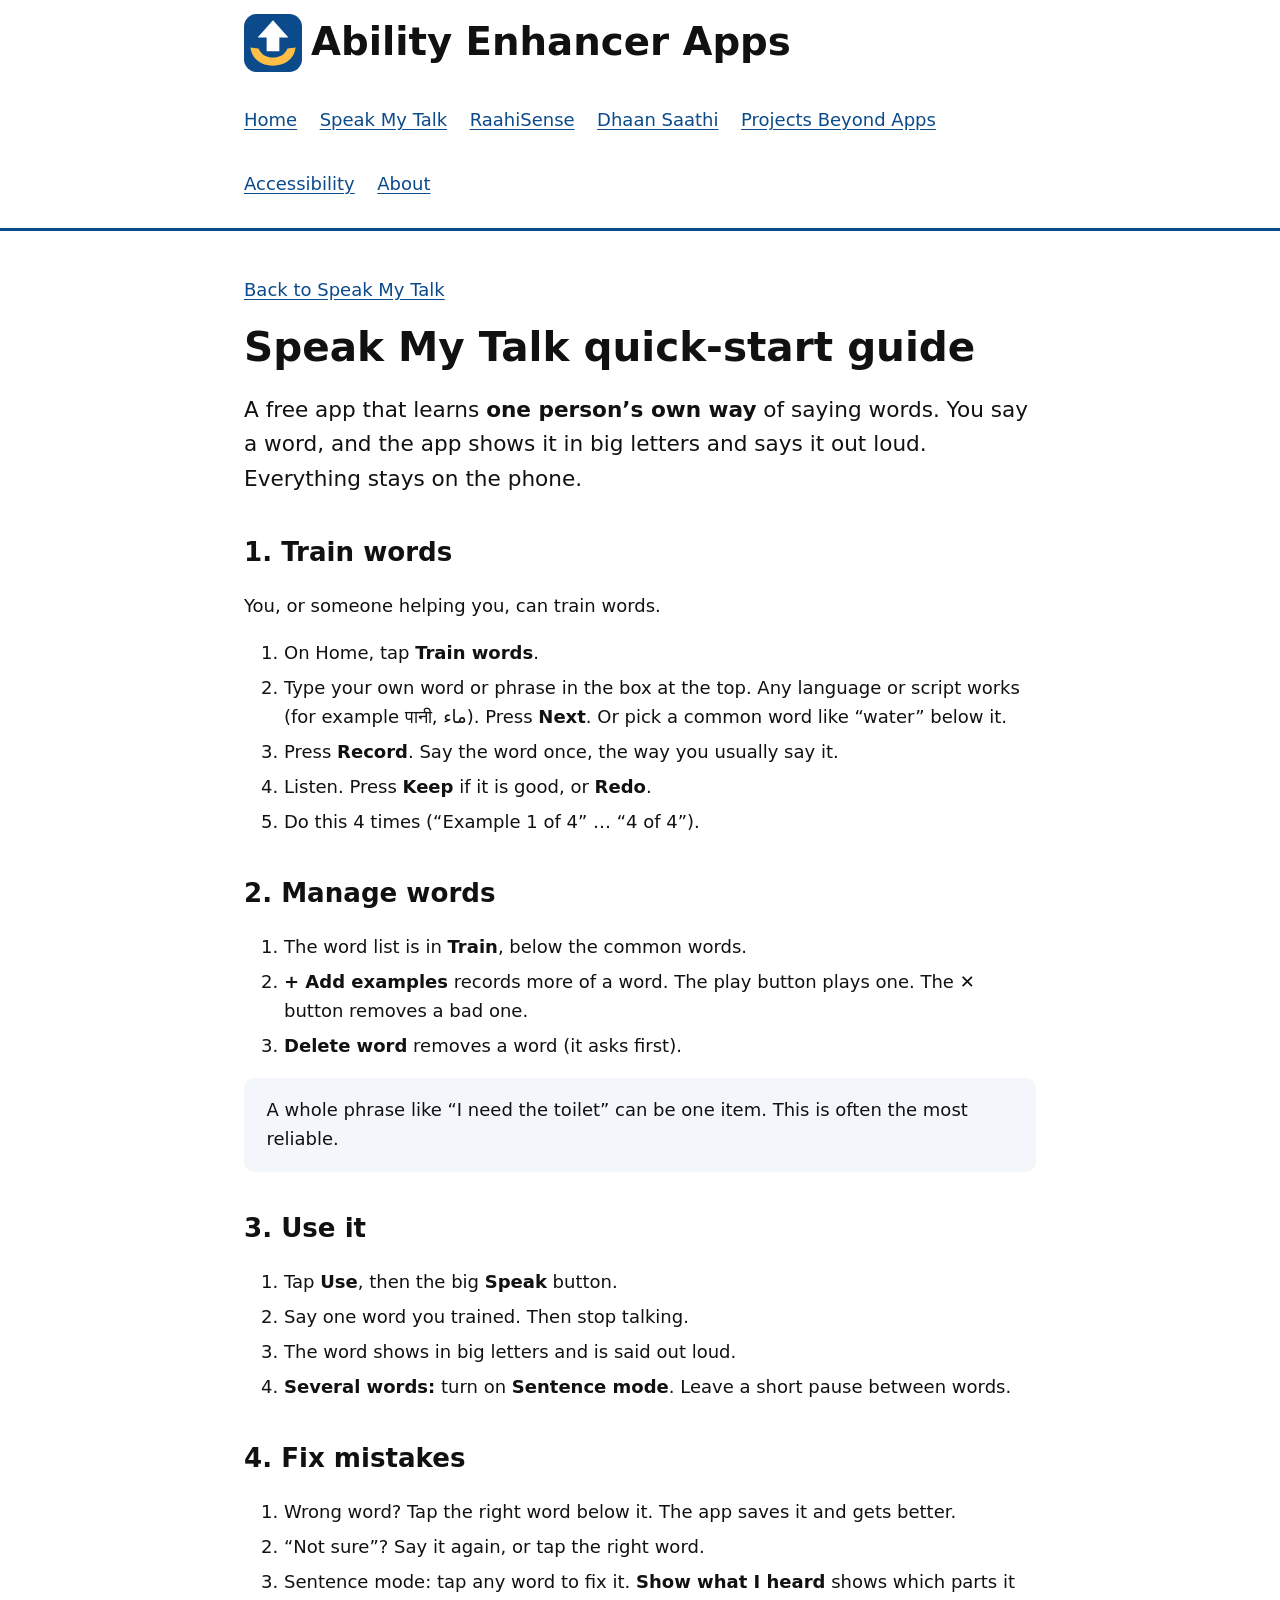
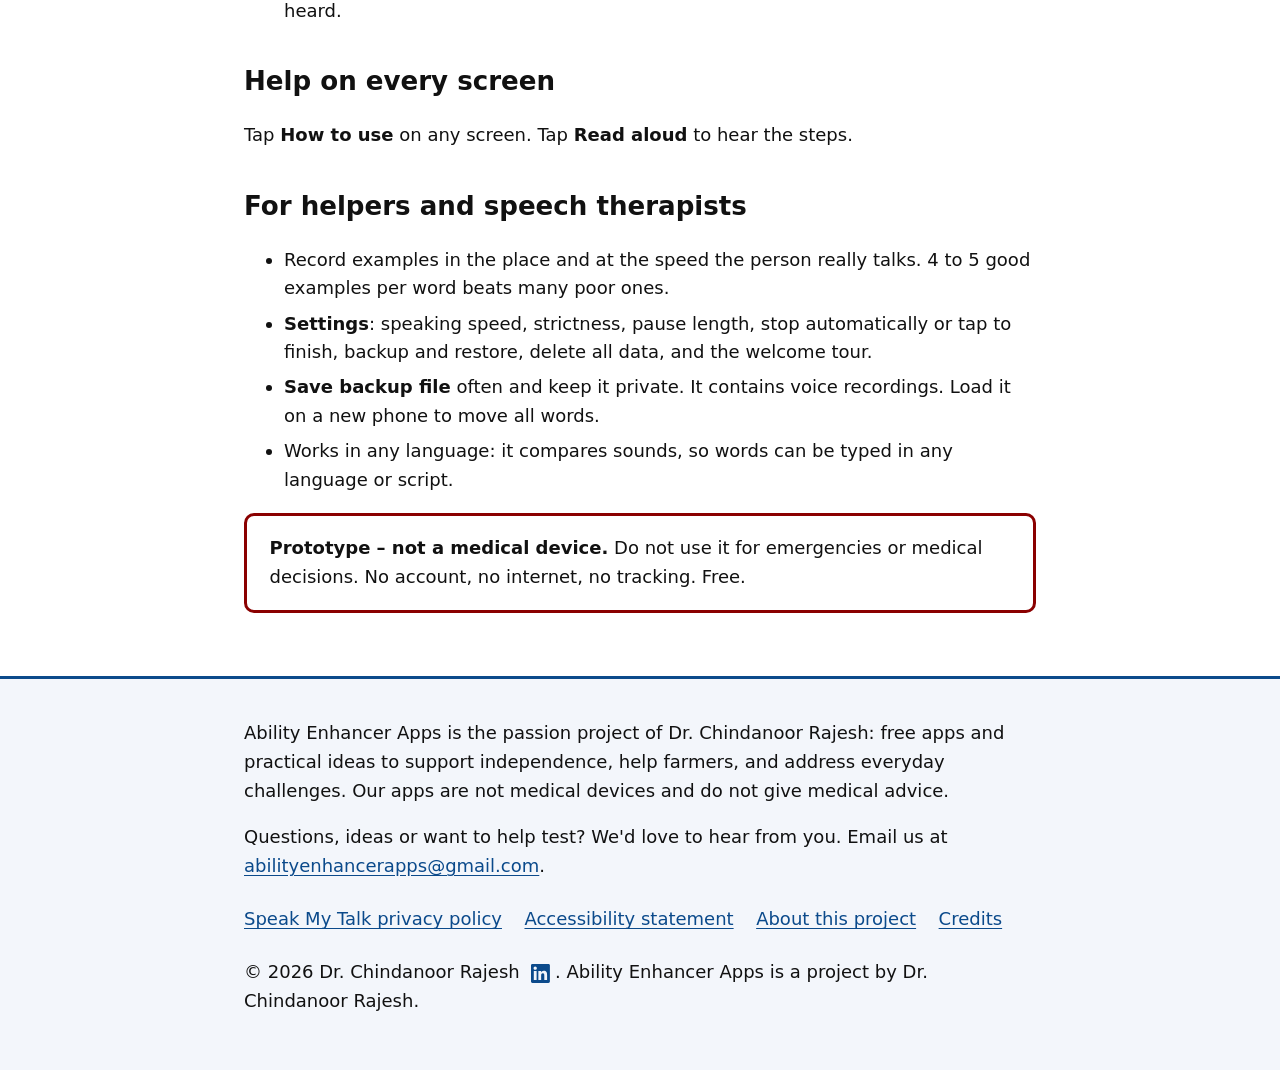
<file: speakmytalk/guide/index.html>
<!doctype html>
<html lang="en">
<head>
<meta charset="utf-8">
<meta name="viewport" content="width=device-width, initial-scale=1">
<title>Speak My Talk quick-start guide – Ability Enhancer Apps</title>
<meta name="description" content="Simple steps to train and use Speak My Talk.">
<link rel="icon" href="/favicon.svg" type="image/svg+xml">
<link rel="apple-touch-icon" href="/apple-touch-icon.png">
<meta property="og:image" content="https://abilityenhancerapps.com/og-image.png">
<link rel="stylesheet" href="/style.css">
</head>
<body>
<a class="skip" href="#main">Skip to main content</a>
<header class="site-header">
<div class="wrap">
<p class="brand"><a href="/"><img src="/favicon.svg" alt="" width="58" height="58"> Ability Enhancer Apps</a></p>
<nav aria-label="Main"><ul><li><a href="/">Home</a></li><li><a href="/speakmytalk/">Speak My Talk</a></li><li><a href="/raahisense/">RaahiSense</a></li><li><a href="/dhaan-saathi/">Dhaan Saathi</a></li><li><a href="/projects-beyond-apps/">Projects Beyond Apps</a></li><li><a href="/accessibility/">Accessibility</a></li><li><a href="/about/">About</a></li></ul></nav>
</div>
</header>
<main id="main" tabindex="-1">
<div class="wrap">

<p class="crumb"><a href="/speakmytalk/">Back to Speak My Talk</a></p>
<h1>Speak My Talk quick-start guide</h1>
<p class="lead">A free app that learns <strong>one person’s own way</strong> of saying words. You say a word, and the app shows it in big letters and says it out loud. Everything stays on the phone.</p>
<h2>1. Train words</h2>
<p>You, or someone helping you, can train words.</p>
<ol><li>On Home, tap <strong>Train words</strong>.</li>
<li>Type your own word or phrase in the box at the top. Any language or script works (for example <span lang="hi">पानी</span>, <span lang="ar" dir="rtl">ماء</span>). Press <strong>Next</strong>. Or pick a common word like “water” below it.</li>
<li>Press <strong>Record</strong>. Say the word once, the way you usually say it.</li>
<li>Listen. Press <strong>Keep</strong> if it is good, or <strong>Redo</strong>.</li>
<li>Do this 4 times (“Example 1 of 4” … “4 of 4”).</li></ol>
<h2>2. Manage words</h2>
<ol><li>The word list is in <strong>Train</strong>, below the common words.</li>
<li><strong>+ Add examples</strong> records more of a word. The play button plays one. The ✕ button removes a bad one.</li>
<li><strong>Delete word</strong> removes a word (it asks first).</li></ol>
<p class="tip">A whole phrase like “I need the toilet” can be one item. This is often the most reliable.</p>
<h2>3. Use it</h2>
<ol><li>Tap <strong>Use</strong>, then the big <strong>Speak</strong> button.</li>
<li>Say one word you trained. Then stop talking.</li>
<li>The word shows in big letters and is said out loud.</li>
<li><strong>Several words:</strong> turn on <strong>Sentence mode</strong>. Leave a short pause between words.</li></ol>
<h2>4. Fix mistakes</h2>
<ol><li>Wrong word? Tap the right word below it. The app saves it and gets better.</li>
<li>“Not sure”? Say it again, or tap the right word.</li>
<li>Sentence mode: tap any word to fix it. <strong>Show what I heard</strong> shows which parts it heard.</li></ol>
<h2>Help on every screen</h2>
<p>Tap <strong>How to use</strong> on any screen. Tap <strong>Read aloud</strong> to hear the steps.</p>
<h2>For helpers and speech therapists</h2>
<ul><li>Record examples in the place and at the speed the person really talks. 4 to 5 good examples per word beats many poor ones.</li>
<li><strong>Settings</strong>: speaking speed, strictness, pause length, stop automatically or tap to finish, backup and restore, delete all data, and the welcome tour.</li>
<li><strong>Save backup file</strong> often and keep it private. It contains voice recordings. Load it on a new phone to move all words.</li>
<li>Works in any language: it compares sounds, so words can be typed in any language or script.</li></ul>
<p class="warning"><strong>Prototype – not a medical device.</strong> Do not use it for emergencies or medical decisions. No account, no internet, no tracking. Free.</p>

</div>
</main>
<footer class="site-footer">
<div class="wrap">
<p>Ability Enhancer Apps is the passion project of Dr. Chindanoor Rajesh: free apps and practical ideas to support independence, help farmers, and address everyday challenges. Our apps are not medical devices and do not give medical advice.</p>
<p>Questions, ideas or want to help test? We'd love to hear from you. Email us at <a href="mailto:abilityenhancerapps@gmail.com">abilityenhancerapps@gmail.com</a>.</p>
<ul class="footer-links"><li><a href="/speakmytalk/privacy/">Speak My Talk privacy policy</a></li><li><a href="/accessibility/">Accessibility statement</a></li><li><a href="/about/">About this project</a></li><li><a href="/credits/">Credits</a></li></ul>
<p class="copyright">© 2026 Dr. Chindanoor Rajesh <a class="linkedin-icon" href="https://www.linkedin.com/in/chindanoor-rajesh-md-mscp-72983944a/" target="_blank" rel="noopener" aria-label="LinkedIn profile of Dr. Chindanoor Rajesh"><svg xmlns="http://www.w3.org/2000/svg" width="16" height="16" viewBox="0 0 24 24" aria-hidden="true" focusable="false"><path fill="currentColor" d="M20.447 20.452h-3.554v-5.569c0-1.328-.027-3.037-1.852-3.037-1.853 0-2.136 1.445-2.136 2.939v5.667H9.351V9h3.414v1.561h.046c.477-.9 1.637-1.85 3.37-1.85 3.601 0 4.267 2.37 4.267 5.455v6.286zM5.337 7.433c-1.144 0-2.063-.926-2.063-2.065 0-1.138.92-2.063 2.063-2.063 1.14 0 2.064.925 2.064 2.063 0 1.139-.925 2.065-2.064 2.065zm1.782 13.019H3.555V9h3.564v11.452zM22.225 0H1.771C.792 0 0 .774 0 1.729v20.542C0 23.227.792 24 1.771 24h20.451C23.2 24 24 23.227 24 22.271V1.729C24 .774 23.2 0 22.222 0h.003z"/></svg></a>. Ability Enhancer Apps is a project by Dr. Chindanoor Rajesh.</p>
</div>
</footer>
<script data-goatcounter="https://abilityenhancerapps.goatcounter.com/count" async src="https://gc.zgo.at/count.js"></script>
</body>
</html>
</file>
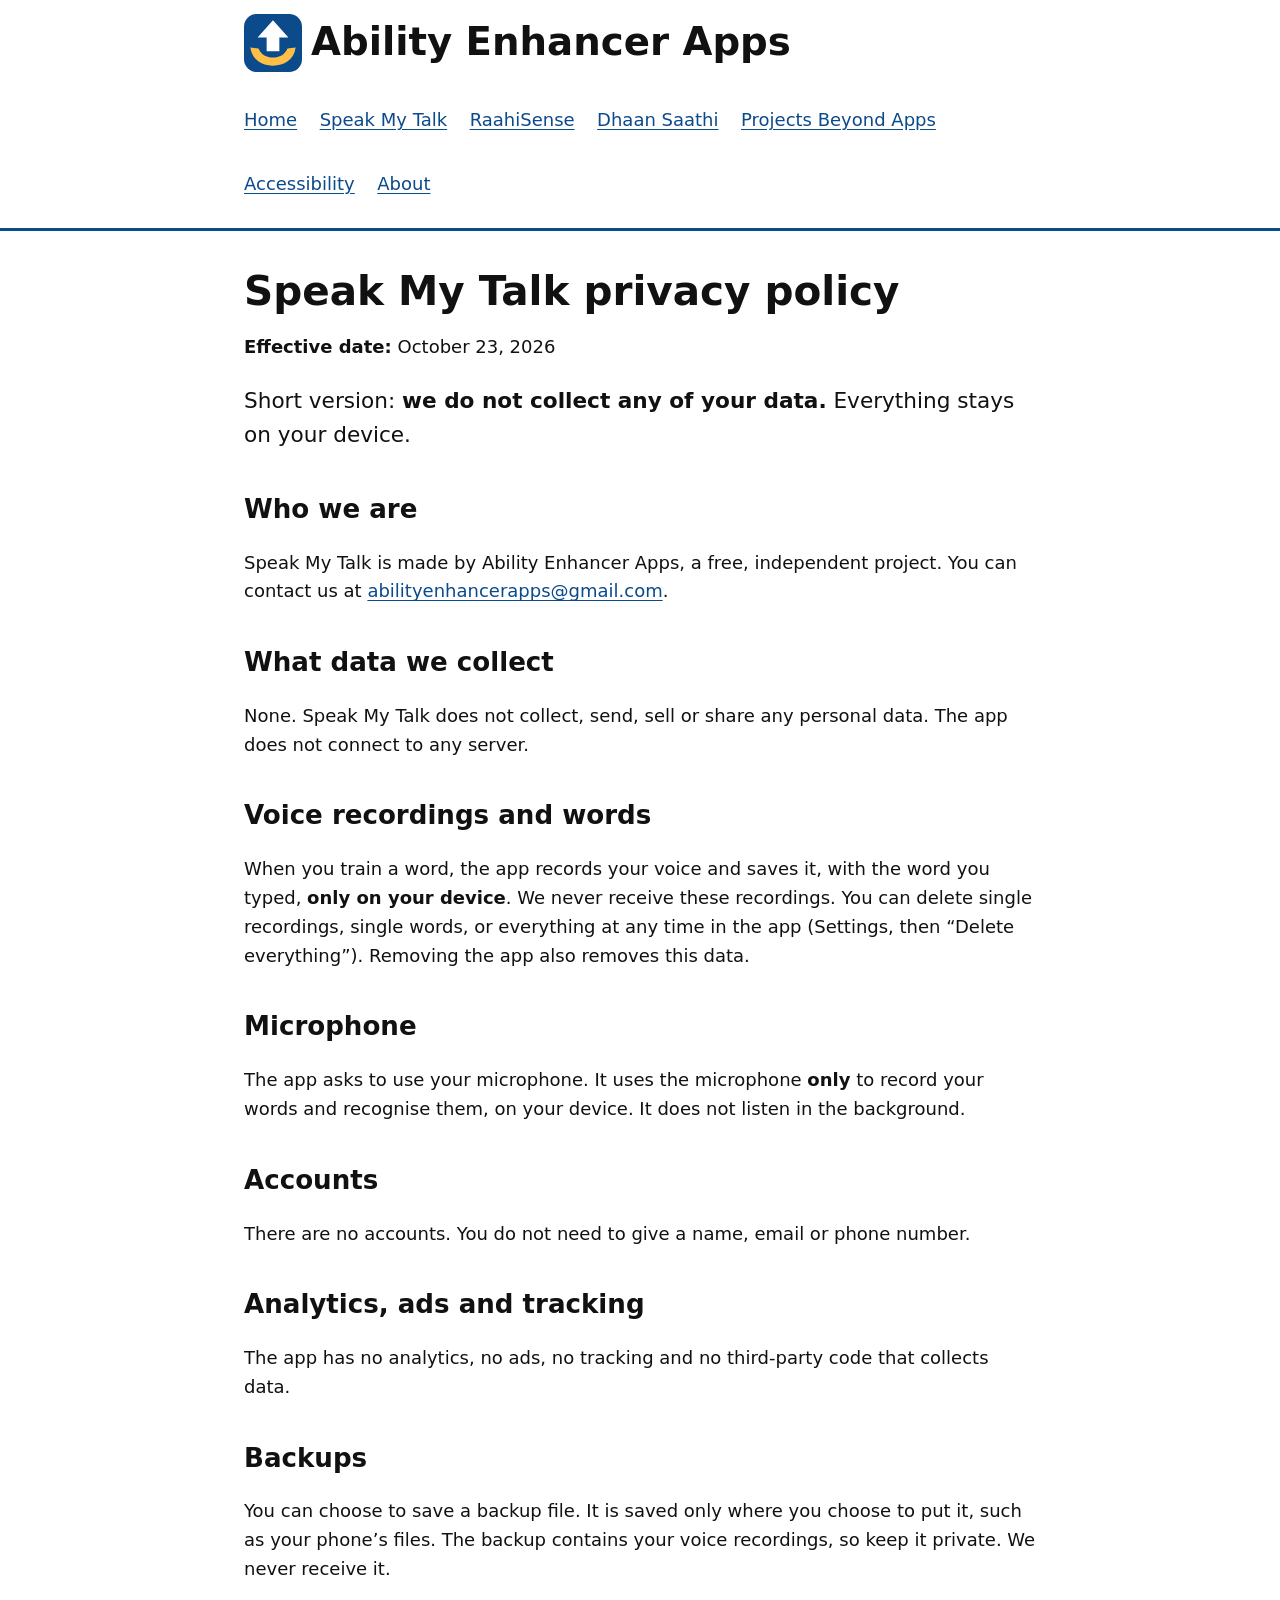
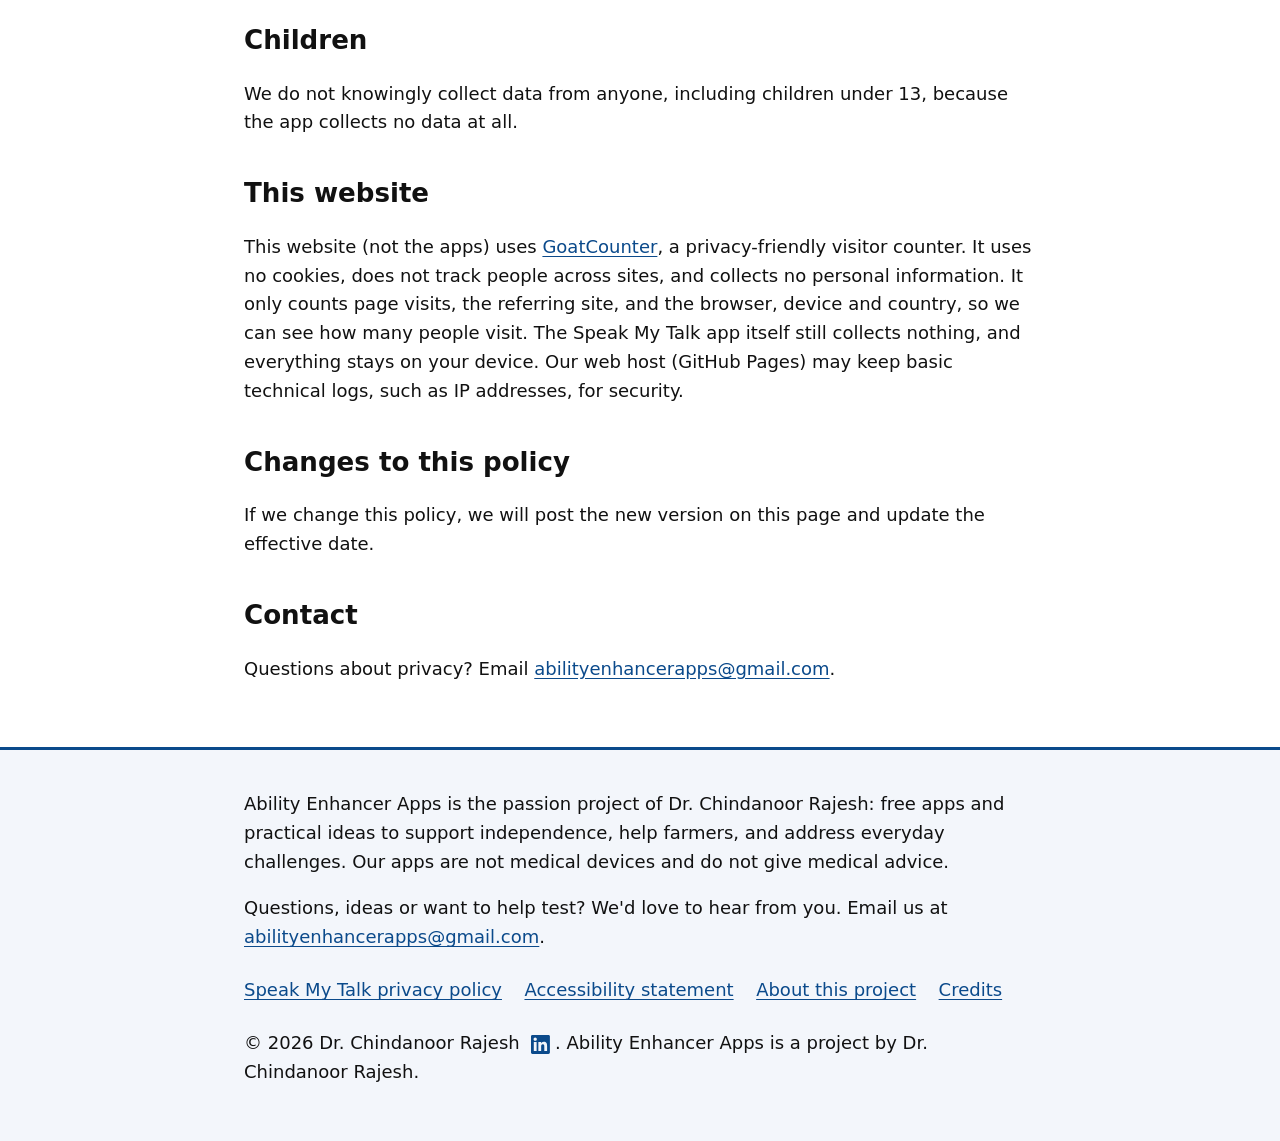
<file: speakmytalk/privacy/index.html>
<!doctype html>
<html lang="en">
<head>
<meta charset="utf-8">
<meta name="viewport" content="width=device-width, initial-scale=1">
<title>Speak My Talk privacy policy – Ability Enhancer Apps</title>
<meta name="description" content="Privacy policy for the Speak My Talk app. We collect no data.">
<link rel="icon" href="/favicon.svg" type="image/svg+xml">
<link rel="apple-touch-icon" href="/apple-touch-icon.png">
<meta property="og:image" content="https://abilityenhancerapps.com/og-image.png">
<link rel="stylesheet" href="/style.css">
</head>
<body>
<a class="skip" href="#main">Skip to main content</a>
<header class="site-header">
<div class="wrap">
<p class="brand"><a href="/"><img src="/favicon.svg" alt="" width="58" height="58"> Ability Enhancer Apps</a></p>
<nav aria-label="Main"><ul><li><a href="/">Home</a></li><li><a href="/speakmytalk/">Speak My Talk</a></li><li><a href="/raahisense/">RaahiSense</a></li><li><a href="/dhaan-saathi/">Dhaan Saathi</a></li><li><a href="/projects-beyond-apps/">Projects Beyond Apps</a></li><li><a href="/accessibility/">Accessibility</a></li><li><a href="/about/">About</a></li></ul></nav>
</div>
</header>
<main id="main" tabindex="-1">
<div class="wrap">

<h1>Speak My Talk privacy policy</h1>
<p><strong>Effective date:</strong> October 23, 2026</p>
<p class="lead">Short version: <strong>we do not collect any of your data.</strong> Everything stays on your device.</p>
<h2>Who we are</h2>
<p>Speak My Talk is made by Ability Enhancer Apps, a free, independent project. You can contact us at <a href="mailto:abilityenhancerapps@gmail.com">abilityenhancerapps@gmail.com</a>.</p>
<h2>What data we collect</h2>
<p>None. Speak My Talk does not collect, send, sell or share any personal data. The app does not connect to any server.</p>
<h2>Voice recordings and words</h2>
<p>When you train a word, the app records your voice and saves it, with the word you typed, <strong>only on your device</strong>. We never receive these recordings. You can delete single recordings, single words, or everything at any time in the app (Settings, then “Delete everything”). Removing the app also removes this data.</p>
<h2>Microphone</h2>
<p>The app asks to use your microphone. It uses the microphone <strong>only</strong> to record your words and recognise them, on your device. It does not listen in the background.</p>
<h2>Accounts</h2>
<p>There are no accounts. You do not need to give a name, email or phone number.</p>
<h2>Analytics, ads and tracking</h2>
<p>The app has no analytics, no ads, no tracking and no third-party code that collects data.</p>
<h2>Backups</h2>
<p>You can choose to save a backup file. It is saved only where you choose to put it, such as your phone’s files. The backup contains your voice recordings, so keep it private. We never receive it.</p>
<h2>Children</h2>
<p>We do not knowingly collect data from anyone, including children under 13, because the app collects no data at all.</p>
<h2>This website</h2>
<p>This website (not the apps) uses <a href="https://www.goatcounter.com/help/privacy">GoatCounter</a>, a privacy-friendly visitor counter. It uses no cookies, does not track people across sites, and collects no personal information. It only counts page visits, the referring site, and the browser, device and country, so we can see how many people visit. The Speak My Talk app itself still collects nothing, and everything stays on your device. Our web host (GitHub Pages) may keep basic technical logs, such as IP addresses, for security.</p>
<h2>Changes to this policy</h2>
<p>If we change this policy, we will post the new version on this page and update the effective date.</p>
<h2>Contact</h2>
<p>Questions about privacy? Email <a href="mailto:abilityenhancerapps@gmail.com">abilityenhancerapps@gmail.com</a>.</p>

</div>
</main>
<footer class="site-footer">
<div class="wrap">
<p>Ability Enhancer Apps is the passion project of Dr. Chindanoor Rajesh: free apps and practical ideas to support independence, help farmers, and address everyday challenges. Our apps are not medical devices and do not give medical advice.</p>
<p>Questions, ideas or want to help test? We'd love to hear from you. Email us at <a href="mailto:abilityenhancerapps@gmail.com">abilityenhancerapps@gmail.com</a>.</p>
<ul class="footer-links"><li><a href="/speakmytalk/privacy/">Speak My Talk privacy policy</a></li><li><a href="/accessibility/">Accessibility statement</a></li><li><a href="/about/">About this project</a></li><li><a href="/credits/">Credits</a></li></ul>
<p class="copyright">© 2026 Dr. Chindanoor Rajesh <a class="linkedin-icon" href="https://www.linkedin.com/in/chindanoor-rajesh-md-mscp-72983944a/" target="_blank" rel="noopener" aria-label="LinkedIn profile of Dr. Chindanoor Rajesh"><svg xmlns="http://www.w3.org/2000/svg" width="16" height="16" viewBox="0 0 24 24" aria-hidden="true" focusable="false"><path fill="currentColor" d="M20.447 20.452h-3.554v-5.569c0-1.328-.027-3.037-1.852-3.037-1.853 0-2.136 1.445-2.136 2.939v5.667H9.351V9h3.414v1.561h.046c.477-.9 1.637-1.85 3.37-1.85 3.601 0 4.267 2.37 4.267 5.455v6.286zM5.337 7.433c-1.144 0-2.063-.926-2.063-2.065 0-1.138.92-2.063 2.063-2.063 1.14 0 2.064.925 2.064 2.063 0 1.139-.925 2.065-2.064 2.065zm1.782 13.019H3.555V9h3.564v11.452zM22.225 0H1.771C.792 0 0 .774 0 1.729v20.542C0 23.227.792 24 1.771 24h20.451C23.2 24 24 23.227 24 22.271V1.729C24 .774 23.2 0 22.222 0h.003z"/></svg></a>. Ability Enhancer Apps is a project by Dr. Chindanoor Rajesh.</p>
</div>
</footer>
<script data-goatcounter="https://abilityenhancerapps.goatcounter.com/count" async src="https://gc.zgo.at/count.js"></script>
</body>
</html>
</file>
<file: style.css>
:root{--bg:#fff;--fg:#111;--muted:#333;--link:#0b4a8b;--accent:#0b4a8b;--card:#f3f6fb;--warn:#8a0000;--focus:#b35c00;color-scheme:light dark}
@media (prefers-color-scheme:dark){:root{--bg:#121417;--fg:#f2f2f2;--muted:#d6d6d6;--link:#9cc8ff;--accent:#9cc8ff;--card:#1e232a;--warn:#ff9e9e;--focus:#ffbf47}}
*{box-sizing:border-box}
html{font-size:112.5%}
body{margin:0;background:var(--bg);color:var(--fg);font-family:system-ui,-apple-system,"Segoe UI",Roboto,Arial,sans-serif;line-height:1.6;overflow-wrap:break-word}
.wrap{max-width:46rem;margin:0 auto;padding:0 1rem}
a{color:var(--link);text-decoration:underline;text-underline-offset:.15em}
a:hover{text-decoration-thickness:3px}
a:focus-visible,[tabindex]:focus-visible{outline:4px solid var(--focus);outline-offset:3px;border-radius:2px}
main:focus{outline:none}
.skip{position:absolute;left:1rem;top:-10rem;background:var(--fg);color:var(--bg);padding:.75rem 1rem;z-index:10;font-weight:700}
.skip:focus{top:1rem}
.site-header{border-bottom:3px solid var(--accent);padding:.75rem 0}
.brand{margin:0;font-size:clamp(1.3rem,6.2vw,2.15rem);font-weight:700;line-height:1.2}
.brand img{width:clamp(40px,12vw,58px);height:auto;flex:none}
.brand a{display:inline-flex;align-items:center;gap:.5rem;text-decoration:none;color:var(--fg)}
nav ul,.footer-links{list-style:none;padding:0;margin:.5rem 0 0;display:flex;flex-wrap:wrap;gap:.25rem 1.25rem}
nav a{display:inline-block;padding:.5rem 0;min-height:44px}
nav a[aria-current=page]{font-weight:700;text-decoration-thickness:3px}
main{padding:1.5rem 0 2.5rem}
h1{font-size:clamp(1.9rem,6vw,2.25rem);line-height:1.2;margin:.5rem 0 1rem}
h2{font-size:1.45rem;margin:2rem 0 .5rem}
h3{font-size:1.2rem;margin:0 0 .5rem}
.lead{font-size:1.2rem}
li{margin:.35rem 0}
.cards{list-style:none;padding:0;display:grid;gap:1rem}
.card,.notice,.tip{background:var(--card);border-radius:10px;padding:1rem 1.25rem}
.card{border:2px solid var(--accent)}
.status{font-weight:700}
.warning{border:3px solid var(--warn);border-radius:10px;padding:1rem 1.25rem}
.warning h2:first-child{margin-top:0}
.steps li{margin-bottom:.75rem}
.shots{display:grid;grid-template-columns:repeat(auto-fit,minmax(12rem,1fr));gap:1rem;margin:1.5rem 0}
figure{margin:0}
img,video{max-width:100%;height:auto}
video{background:#000;border-radius:10px;display:block}
video:focus-visible,summary:focus-visible{outline:4px solid var(--focus);outline-offset:3px}
summary{cursor:pointer;font-weight:700;padding:.5rem 0;min-height:44px}
.shots img{border:1px solid var(--muted);border-radius:10px}
.stills{align-items:start}
.stills img{max-height:32rem;width:auto;max-width:100%;display:block;margin-inline:auto}
.policy-hi{margin-top:3rem;padding-top:1.25rem;border-top:3px solid var(--accent)}
figcaption{font-weight:700;margin-top:.25rem}
.site-footer{border-top:3px solid var(--accent);padding:1.25rem 0 2rem;background:var(--card)}
@media (prefers-reduced-motion:reduce){*{animation:none!important;transition:none!important;scroll-behavior:auto!important}}
a.linkedin-icon{display:inline-flex;align-items:center;justify-content:center;vertical-align:middle;margin-inline:.15em;padding:.15rem;color:var(--link);text-decoration:none}
a.linkedin-icon svg{width:1.05rem;height:1.05rem;display:block}
</file>
